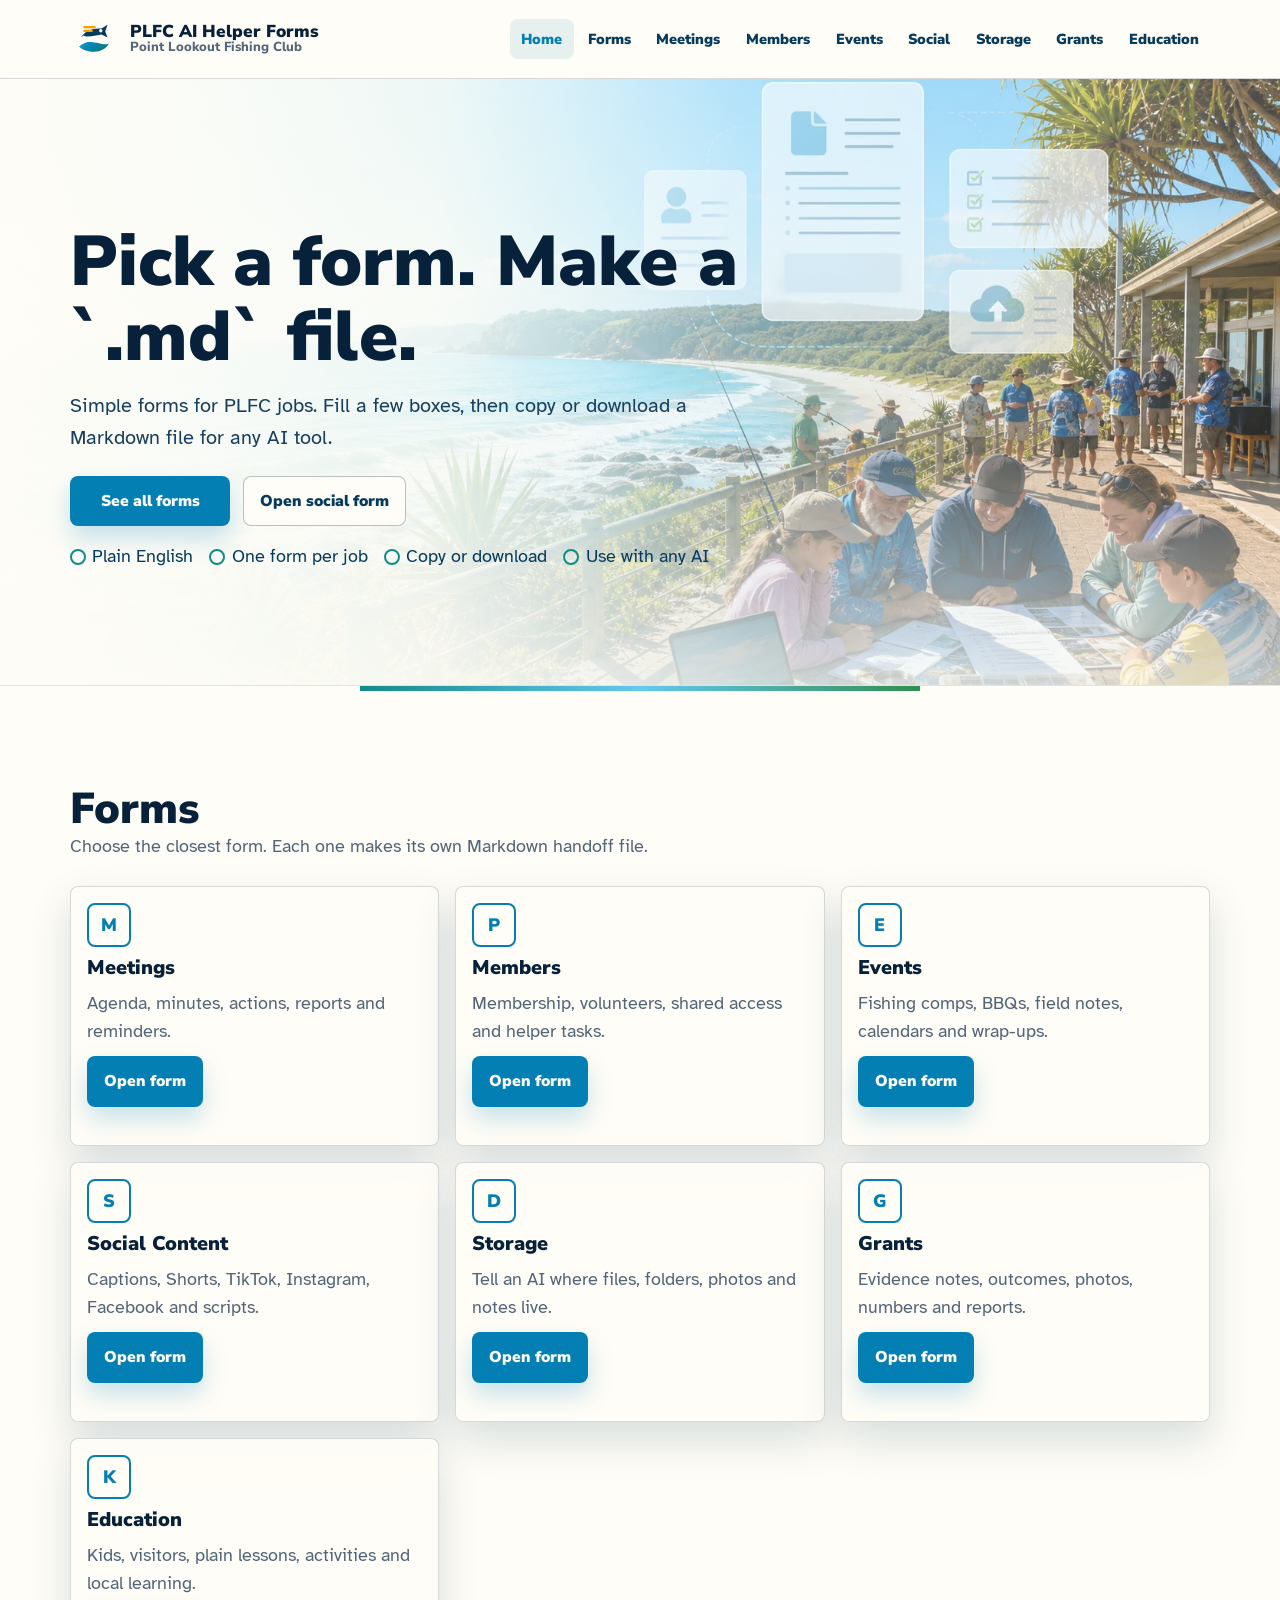
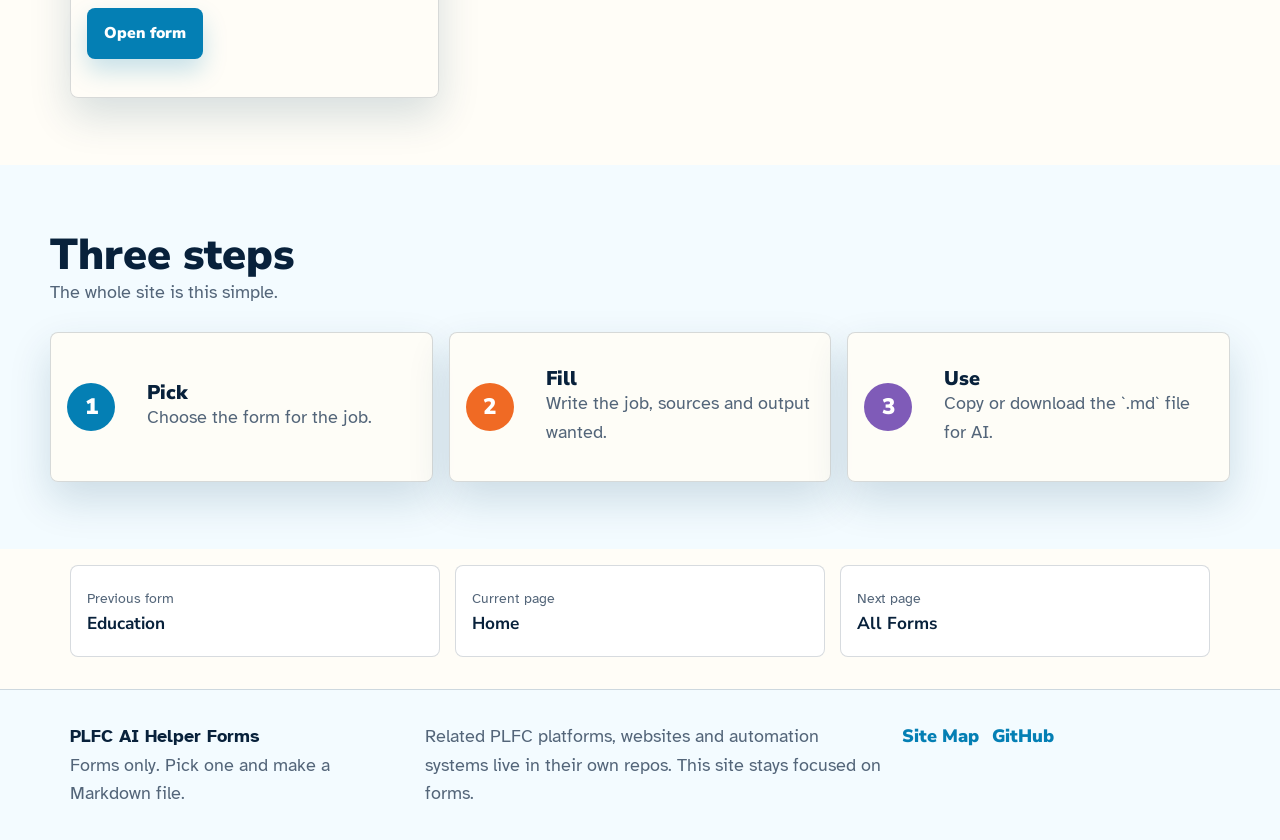
<file: index.html>
<!doctype html>
<html lang="en-AU">
  <head>
    <meta charset="utf-8">
    <meta name="viewport" content="width=device-width, initial-scale=1">
    <meta name="description" content="Simple PLFC forms that create AI-ready Markdown files.">
    <meta property="og:title" content="PLFC AI Helper Forms">
    <meta property="og:description" content="Pick a form. Fill a few boxes. Download a .md file.">
    <meta property="og:image" content="assets/hero-home.webp">
    <title>PLFC AI Helper Forms</title>
    <link rel="icon" type="image/svg+xml" href="assets/favicon.svg">
    <link rel="preconnect" href="https://fonts.googleapis.com">
    <link rel="preconnect" href="https://fonts.gstatic.com" crossorigin>
    <link href="https://fonts.googleapis.com/css2?family=Atkinson+Hyperlegible:wght@400;700&family=Nunito+Sans:wght@700;800;900&display=swap" rel="stylesheet">
    <link rel="stylesheet" href="styles.css">
  </head>
  <body>
    <a class="skip-link" href="#main">Skip to content</a>
    <header class="site-header">
      <nav class="nav" aria-label="Main navigation">
        <a class="brand-mark" href="index.html" aria-label="PLFC AI Helper Forms home">
          <img src="assets/favicon.svg" alt="" width="48" height="48">
          <span class="brand-text"><strong>PLFC AI Helper Forms</strong><span>Point Lookout Fishing Club</span></span>
        </a>
        <button class="nav-toggle" type="button" aria-expanded="false" aria-controls="nav-links">Menu</button>
        <div class="nav-links" id="nav-links">
          <a href="index.html" aria-current="page">Home</a>
          <a href="pages/forms.html">Forms</a>
          <a href="pages/forms/meetings.html">Meetings</a>
          <a href="pages/forms/memberships.html">Members</a>
          <a href="pages/forms/events.html">Events</a>
          <a href="pages/forms/social-content.html">Social</a>
          <a href="pages/forms/storage.html">Storage</a>
          <a href="pages/forms/grants.html">Grants</a>
          <a href="pages/forms/education.html">Education</a>
        </div>
      </nav>
    </header>

    <main id="main">
      <section class="hero" aria-labelledby="hero-title">
        <img class="hero-image" src="assets/hero-home.webp" alt="Daylight Point Lookout shoreline with simple AI helper forms" width="1792" height="1024">
        <div class="hero-tint"></div>
        <div class="hero-copy">
          <h1 id="hero-title">Pick a form. Make a `.md` file.</h1>
          <p class="hero-lede">Simple forms for PLFC jobs. Fill a few boxes, then copy or download a Markdown file for any AI tool.</p>
          <div class="hero-actions">
            <a class="button primary" href="pages/forms.html">See all forms</a>
            <a class="button secondary" href="pages/forms/social-content.html">Open social form</a>
          </div>
          <ul class="quick-points" aria-label="Quick benefits">
            <li>Plain English</li>
            <li>One form per job</li>
            <li>Copy or download</li>
            <li>Use with any AI</li>
          </ul>
        </div>
      </section>
      <div class="wave-divider" aria-hidden="true"></div>

      <section class="section" aria-labelledby="forms-title">
        <div class="section-heading">
          <h2 id="forms-title">Forms</h2>
          <p>Choose the closest form. Each one makes its own Markdown handoff file.</p>
        </div>
        <div class="form-link-grid">
          <a class="page-card form-card" href="pages/forms/meetings.html"><span class="card-icon">M</span><h3>Meetings</h3><p>Agenda, minutes, actions, reports and reminders.</p><span class="button primary">Open form</span></a>
          <a class="page-card form-card" href="pages/forms/memberships.html"><span class="card-icon">P</span><h3>Members</h3><p>Membership, volunteers, shared access and helper tasks.</p><span class="button primary">Open form</span></a>
          <a class="page-card form-card" href="pages/forms/events.html"><span class="card-icon">E</span><h3>Events</h3><p>Fishing comps, BBQs, field notes, calendars and wrap-ups.</p><span class="button primary">Open form</span></a>
          <a class="page-card form-card" href="pages/forms/social-content.html"><span class="card-icon">S</span><h3>Social Content</h3><p>Captions, Shorts, TikTok, Instagram, Facebook and scripts.</p><span class="button primary">Open form</span></a>
          <a class="page-card form-card" href="pages/forms/storage.html"><span class="card-icon">D</span><h3>Storage</h3><p>Tell an AI where files, folders, photos and notes live.</p><span class="button primary">Open form</span></a>
          <a class="page-card form-card" href="pages/forms/grants.html"><span class="card-icon">G</span><h3>Grants</h3><p>Evidence notes, outcomes, photos, numbers and reports.</p><span class="button primary">Open form</span></a>
          <a class="page-card form-card" href="pages/forms/education.html"><span class="card-icon">K</span><h3>Education</h3><p>Kids, visitors, plain lessons, activities and local learning.</p><span class="button primary">Open form</span></a>
        </div>
      </section>

      <section class="section tint" aria-labelledby="steps-title">
        <div class="section-heading">
          <h2 id="steps-title">Three steps</h2>
          <p>The whole site is this simple.</p>
        </div>
        <div class="step-grid">
          <article class="step-card"><span class="step-number">1</span><div><h3>Pick</h3><p>Choose the form for the job.</p></div></article>
          <article class="step-card"><span class="step-number">2</span><div><h3>Fill</h3><p>Write the job, sources and output wanted.</p></div></article>
          <article class="step-card"><span class="step-number">3</span><div><h3>Use</h3><p>Copy or download the `.md` file for AI.</p></div></article>
        </div>
      </section>

      <nav class="page-trail" aria-label="Page navigation">
        <a href="pages/forms/education.html"><span>Previous form</span><strong>Education</strong></a>
        <a href="index.html" aria-current="page"><span>Current page</span><strong>Home</strong></a>
        <a href="pages/forms.html"><span>Next page</span><strong>All Forms</strong></a>
      </nav>
    </main>

    <footer class="site-footer">
      <div class="footer-inner">
        <div><strong>PLFC AI Helper Forms</strong><p>Forms only. Pick one and make a Markdown file.</p></div>
        <p>Related PLFC platforms, websites and automation systems live in their own repos. This site stays focused on forms.</p>
        <div class="footer-links">
          <a href="pages/site-map.html">Site Map</a>
          <a href="https://github.com/auraofintelligence/plfc-ai-agent-md-forms" target="_blank" rel="noopener noreferrer">GitHub</a>
        </div>
      </div>
    </footer>
    <button class="to-top" type="button" data-to-top>Back to top</button>
    <script src="script.js"></script>
  </body>
</html>
</file>
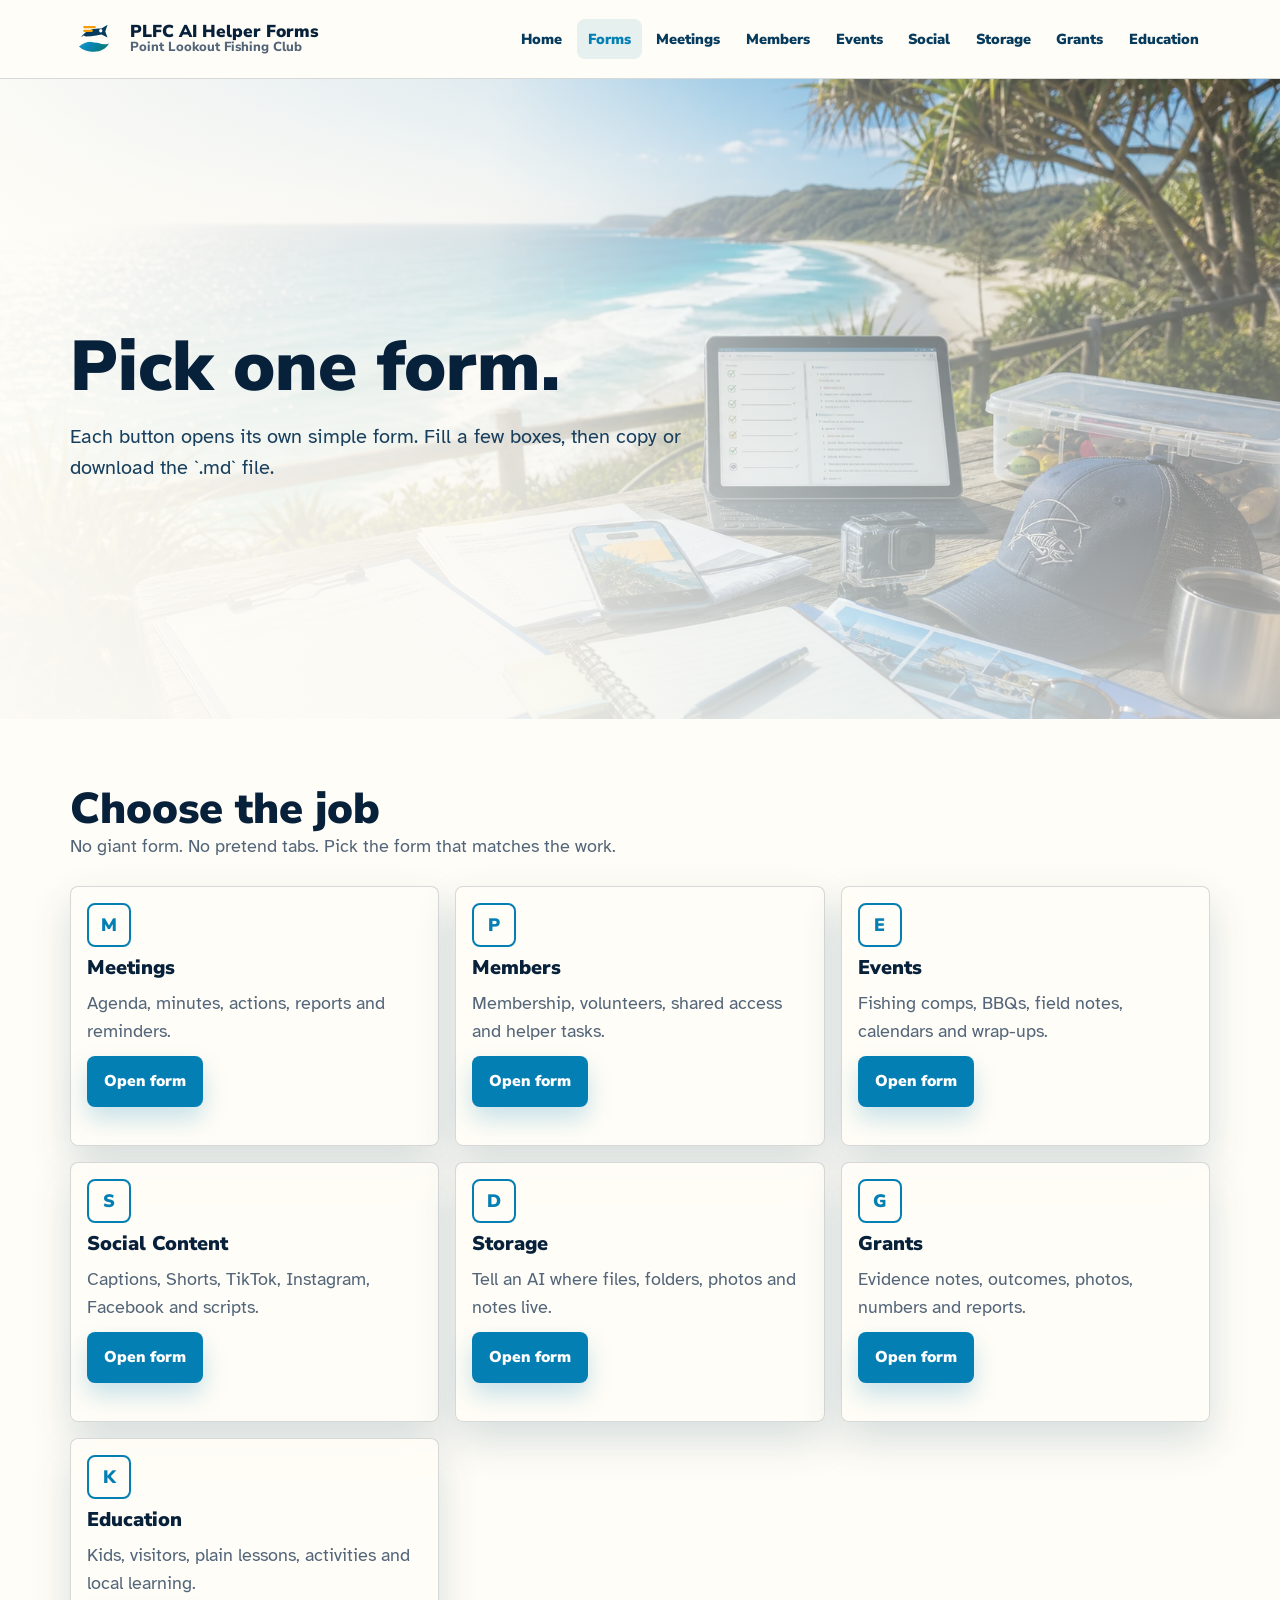
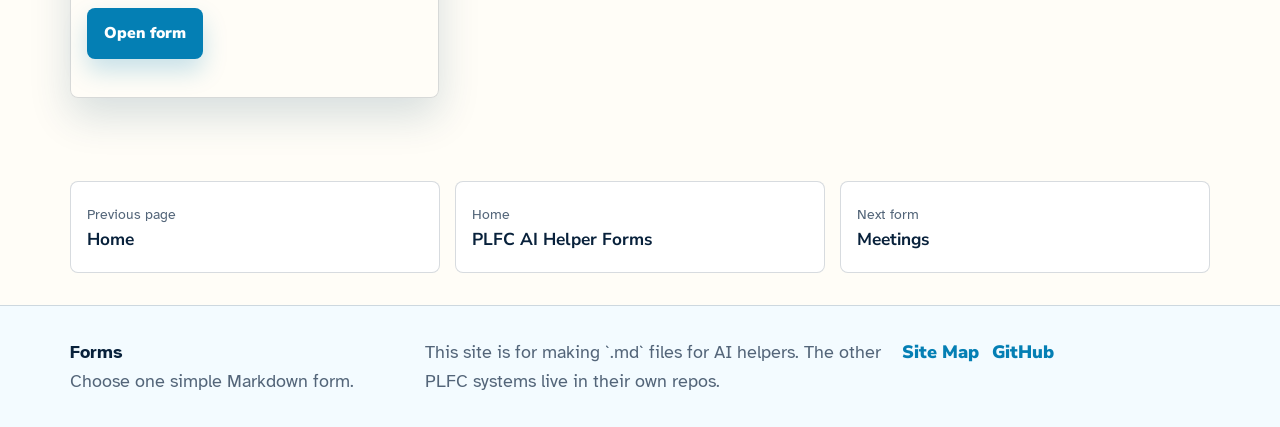
<file: pages/forms.html>
<!doctype html>
<html lang="en-AU">
  <head>
    <meta charset="utf-8">
    <meta name="viewport" content="width=device-width, initial-scale=1">
    <meta name="description" content="Choose a simple PLFC form and download an AI-ready Markdown file.">
    <title>Forms | PLFC AI Helper Forms</title>
    <link rel="icon" type="image/svg+xml" href="../assets/favicon.svg">
    <link rel="preconnect" href="https://fonts.googleapis.com">
    <link rel="preconnect" href="https://fonts.gstatic.com" crossorigin>
    <link href="https://fonts.googleapis.com/css2?family=Atkinson+Hyperlegible:wght@400;700&family=Nunito+Sans:wght@700;800;900&display=swap" rel="stylesheet">
    <link rel="stylesheet" href="../styles.css">
  </head>
  <body>
    <a class="skip-link" href="#main">Skip to content</a>
    <header class="site-header">
      <nav class="nav" aria-label="Main navigation">
        <a class="brand-mark" href="../index.html"><img src="../assets/favicon.svg" alt="" width="48" height="48"><span class="brand-text"><strong>PLFC AI Helper Forms</strong><span>Point Lookout Fishing Club</span></span></a>
        <button class="nav-toggle" type="button" aria-expanded="false" aria-controls="nav-links">Menu</button>
        <div class="nav-links" id="nav-links">
          <a href="../index.html">Home</a>
          <a href="forms.html" aria-current="page">Forms</a>
          <a href="forms/meetings.html">Meetings</a>
          <a href="forms/memberships.html">Members</a>
          <a href="forms/events.html">Events</a>
          <a href="forms/social-content.html">Social</a>
          <a href="forms/storage.html">Storage</a>
          <a href="forms/grants.html">Grants</a>
          <a href="forms/education.html">Education</a>
        </div>
      </nav>
    </header>

    <main id="main">
      <section class="page-hero" aria-labelledby="forms-title">
        <img class="hero-image" src="../assets/hero-forms.webp" alt="Simple forms, notes and club content tools on a sunny coastal table" width="1792" height="1024">
        <div class="hero-tint"></div>
        <div class="hero-copy">
          <h1 id="forms-title">Pick one form.</h1>
          <p class="hero-lede">Each button opens its own simple form. Fill a few boxes, then copy or download the `.md` file.</p>
        </div>
      </section>

      <section class="section" aria-labelledby="choose-title">
        <div class="section-heading">
          <h2 id="choose-title">Choose the job</h2>
          <p>No giant form. No pretend tabs. Pick the form that matches the work.</p>
        </div>
        <div class="form-link-grid">
          <a class="page-card form-card" href="forms/meetings.html"><span class="card-icon">M</span><h3>Meetings</h3><p>Agenda, minutes, actions, reports and reminders.</p><span class="button primary">Open form</span></a>
          <a class="page-card form-card" href="forms/memberships.html"><span class="card-icon">P</span><h3>Members</h3><p>Membership, volunteers, shared access and helper tasks.</p><span class="button primary">Open form</span></a>
          <a class="page-card form-card" href="forms/events.html"><span class="card-icon">E</span><h3>Events</h3><p>Fishing comps, BBQs, field notes, calendars and wrap-ups.</p><span class="button primary">Open form</span></a>
          <a class="page-card form-card" href="forms/social-content.html"><span class="card-icon">S</span><h3>Social Content</h3><p>Captions, Shorts, TikTok, Instagram, Facebook and scripts.</p><span class="button primary">Open form</span></a>
          <a class="page-card form-card" href="forms/storage.html"><span class="card-icon">D</span><h3>Storage</h3><p>Tell an AI where files, folders, photos and notes live.</p><span class="button primary">Open form</span></a>
          <a class="page-card form-card" href="forms/grants.html"><span class="card-icon">G</span><h3>Grants</h3><p>Evidence notes, outcomes, photos, numbers and reports.</p><span class="button primary">Open form</span></a>
          <a class="page-card form-card" href="forms/education.html"><span class="card-icon">K</span><h3>Education</h3><p>Kids, visitors, plain lessons, activities and local learning.</p><span class="button primary">Open form</span></a>
        </div>
      </section>

      <nav class="page-trail" aria-label="Page navigation">
        <a href="../index.html"><span>Previous page</span><strong>Home</strong></a>
        <a href="../index.html"><span>Home</span><strong>PLFC AI Helper Forms</strong></a>
        <a href="forms/meetings.html"><span>Next form</span><strong>Meetings</strong></a>
      </nav>
    </main>

    <footer class="site-footer">
      <div class="footer-inner">
        <div><strong>Forms</strong><p>Choose one simple Markdown form.</p></div>
        <p>This site is for making `.md` files for AI helpers. The other PLFC systems live in their own repos.</p>
        <div class="footer-links"><a href="site-map.html">Site Map</a><a href="https://github.com/auraofintelligence/plfc-ai-agent-md-forms" target="_blank" rel="noopener noreferrer">GitHub</a></div>
      </div>
    </footer>
    <button class="to-top" type="button" data-to-top>Back to top</button>
    <script src="../script.js"></script>
  </body>
</html>
</file>
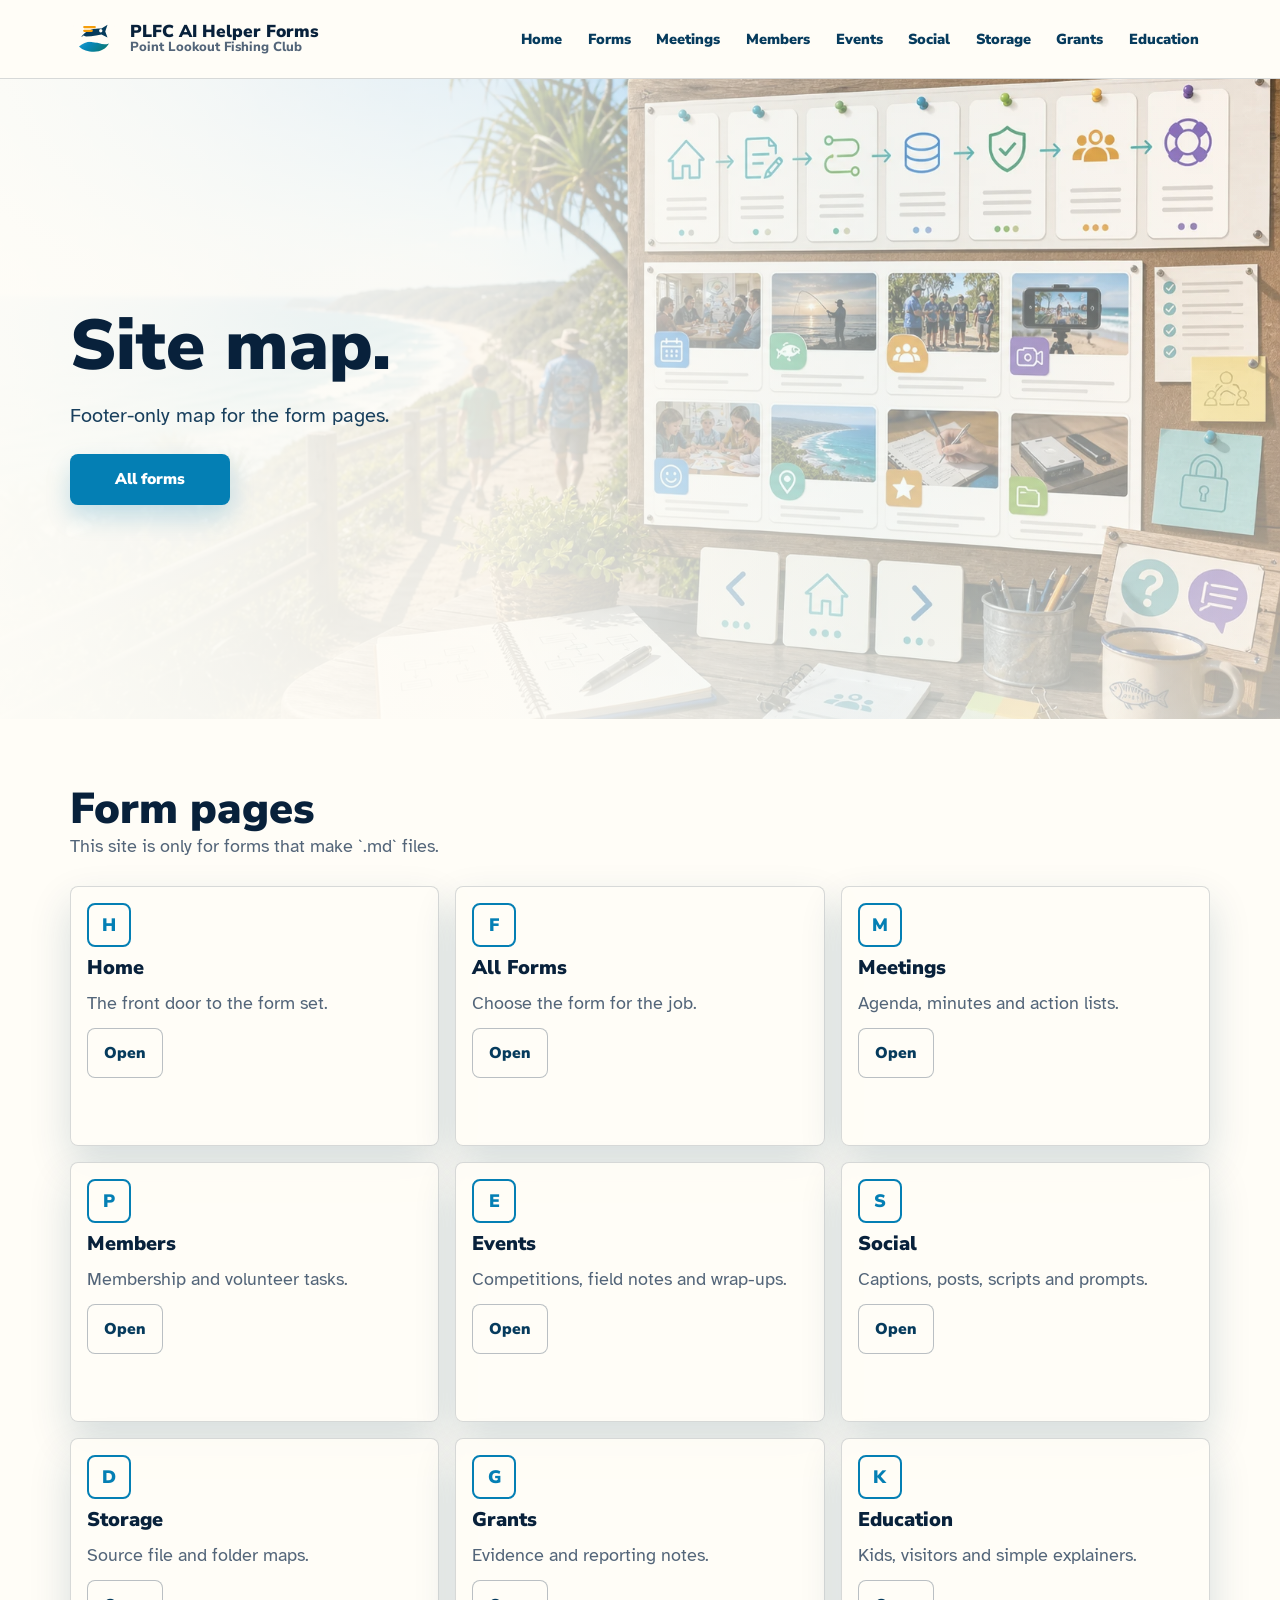
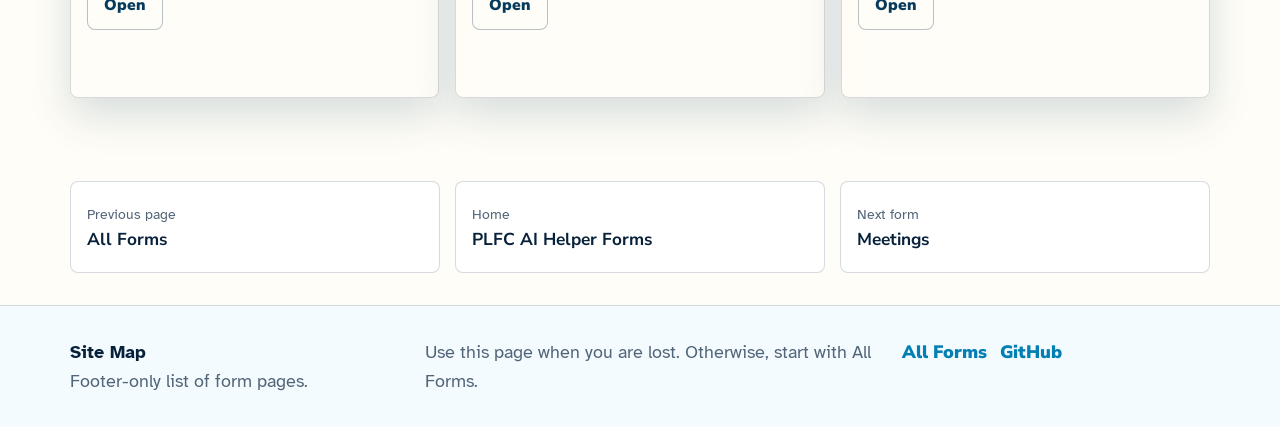
<file: pages/site-map.html>
<!doctype html>
<html lang="en-AU">
  <head>
    <meta charset="utf-8">
    <meta name="viewport" content="width=device-width, initial-scale=1">
    <meta name="description" content="Footer-only site map for the PLFC AI Helper Forms website.">
    <title>Site Map | PLFC AI Helper Forms</title>
    <link rel="icon" type="image/svg+xml" href="../assets/favicon.svg">
    <link rel="preconnect" href="https://fonts.googleapis.com">
    <link rel="preconnect" href="https://fonts.gstatic.com" crossorigin>
    <link href="https://fonts.googleapis.com/css2?family=Atkinson+Hyperlegible:wght@400;700&family=Nunito+Sans:wght@700;800;900&display=swap" rel="stylesheet">
    <link rel="stylesheet" href="../styles.css">
  </head>
  <body>
    <a class="skip-link" href="#main">Skip to content</a>
    <header class="site-header">
      <nav class="nav" aria-label="Main navigation">
        <a class="brand-mark" href="../index.html"><img src="../assets/favicon.svg" alt="" width="48" height="48"><span class="brand-text"><strong>PLFC AI Helper Forms</strong><span>Point Lookout Fishing Club</span></span></a>
        <button class="nav-toggle" type="button" aria-expanded="false" aria-controls="nav-links">Menu</button>
        <div class="nav-links" id="nav-links">
          <a href="../index.html">Home</a>
          <a href="forms.html">Forms</a>
          <a href="forms/meetings.html">Meetings</a>
          <a href="forms/memberships.html">Members</a>
          <a href="forms/events.html">Events</a>
          <a href="forms/social-content.html">Social</a>
          <a href="forms/storage.html">Storage</a>
          <a href="forms/grants.html">Grants</a>
          <a href="forms/education.html">Education</a>
        </div>
      </nav>
    </header>

    <main id="main">
      <section class="page-hero" aria-labelledby="sitemap-title">
        <img class="hero-image" src="../assets/hero-sitemap.webp" alt="Daylight coastal form map and simple cards" width="1792" height="1024">
        <div class="hero-tint"></div>
        <div class="hero-copy">
          <h1 id="sitemap-title">Site map.</h1>
          <p class="hero-lede">Footer-only map for the form pages.</p>
          <div class="hero-actions"><a class="button primary" href="forms.html">All forms</a></div>
        </div>
      </section>

      <section class="section" aria-labelledby="pages-title">
        <div class="section-heading">
          <h2 id="pages-title">Form pages</h2>
          <p>This site is only for forms that make `.md` files.</p>
        </div>
        <div class="form-link-grid">
          <a class="page-card form-card" href="../index.html"><span class="card-icon">H</span><h3>Home</h3><p>The front door to the form set.</p><span class="button secondary">Open</span></a>
          <a class="page-card form-card" href="forms.html"><span class="card-icon">F</span><h3>All Forms</h3><p>Choose the form for the job.</p><span class="button secondary">Open</span></a>
          <a class="page-card form-card" href="forms/meetings.html"><span class="card-icon">M</span><h3>Meetings</h3><p>Agenda, minutes and action lists.</p><span class="button secondary">Open</span></a>
          <a class="page-card form-card" href="forms/memberships.html"><span class="card-icon">P</span><h3>Members</h3><p>Membership and volunteer tasks.</p><span class="button secondary">Open</span></a>
          <a class="page-card form-card" href="forms/events.html"><span class="card-icon">E</span><h3>Events</h3><p>Competitions, field notes and wrap-ups.</p><span class="button secondary">Open</span></a>
          <a class="page-card form-card" href="forms/social-content.html"><span class="card-icon">S</span><h3>Social</h3><p>Captions, posts, scripts and prompts.</p><span class="button secondary">Open</span></a>
          <a class="page-card form-card" href="forms/storage.html"><span class="card-icon">D</span><h3>Storage</h3><p>Source file and folder maps.</p><span class="button secondary">Open</span></a>
          <a class="page-card form-card" href="forms/grants.html"><span class="card-icon">G</span><h3>Grants</h3><p>Evidence and reporting notes.</p><span class="button secondary">Open</span></a>
          <a class="page-card form-card" href="forms/education.html"><span class="card-icon">K</span><h3>Education</h3><p>Kids, visitors and simple explainers.</p><span class="button secondary">Open</span></a>
        </div>
      </section>

      <nav class="page-trail" aria-label="Page navigation">
        <a href="forms.html"><span>Previous page</span><strong>All Forms</strong></a>
        <a href="../index.html"><span>Home</span><strong>PLFC AI Helper Forms</strong></a>
        <a href="forms/meetings.html"><span>Next form</span><strong>Meetings</strong></a>
      </nav>
    </main>

    <footer class="site-footer">
      <div class="footer-inner">
        <div><strong>Site Map</strong><p>Footer-only list of form pages.</p></div>
        <p>Use this page when you are lost. Otherwise, start with All Forms.</p>
        <div class="footer-links"><a href="forms.html">All Forms</a><a href="https://github.com/auraofintelligence/plfc-ai-agent-md-forms" target="_blank" rel="noopener noreferrer">GitHub</a></div>
      </div>
    </footer>
    <button class="to-top" type="button" data-to-top>Back to top</button>
    <script src="../script.js"></script>
  </body>
</html>
</file>
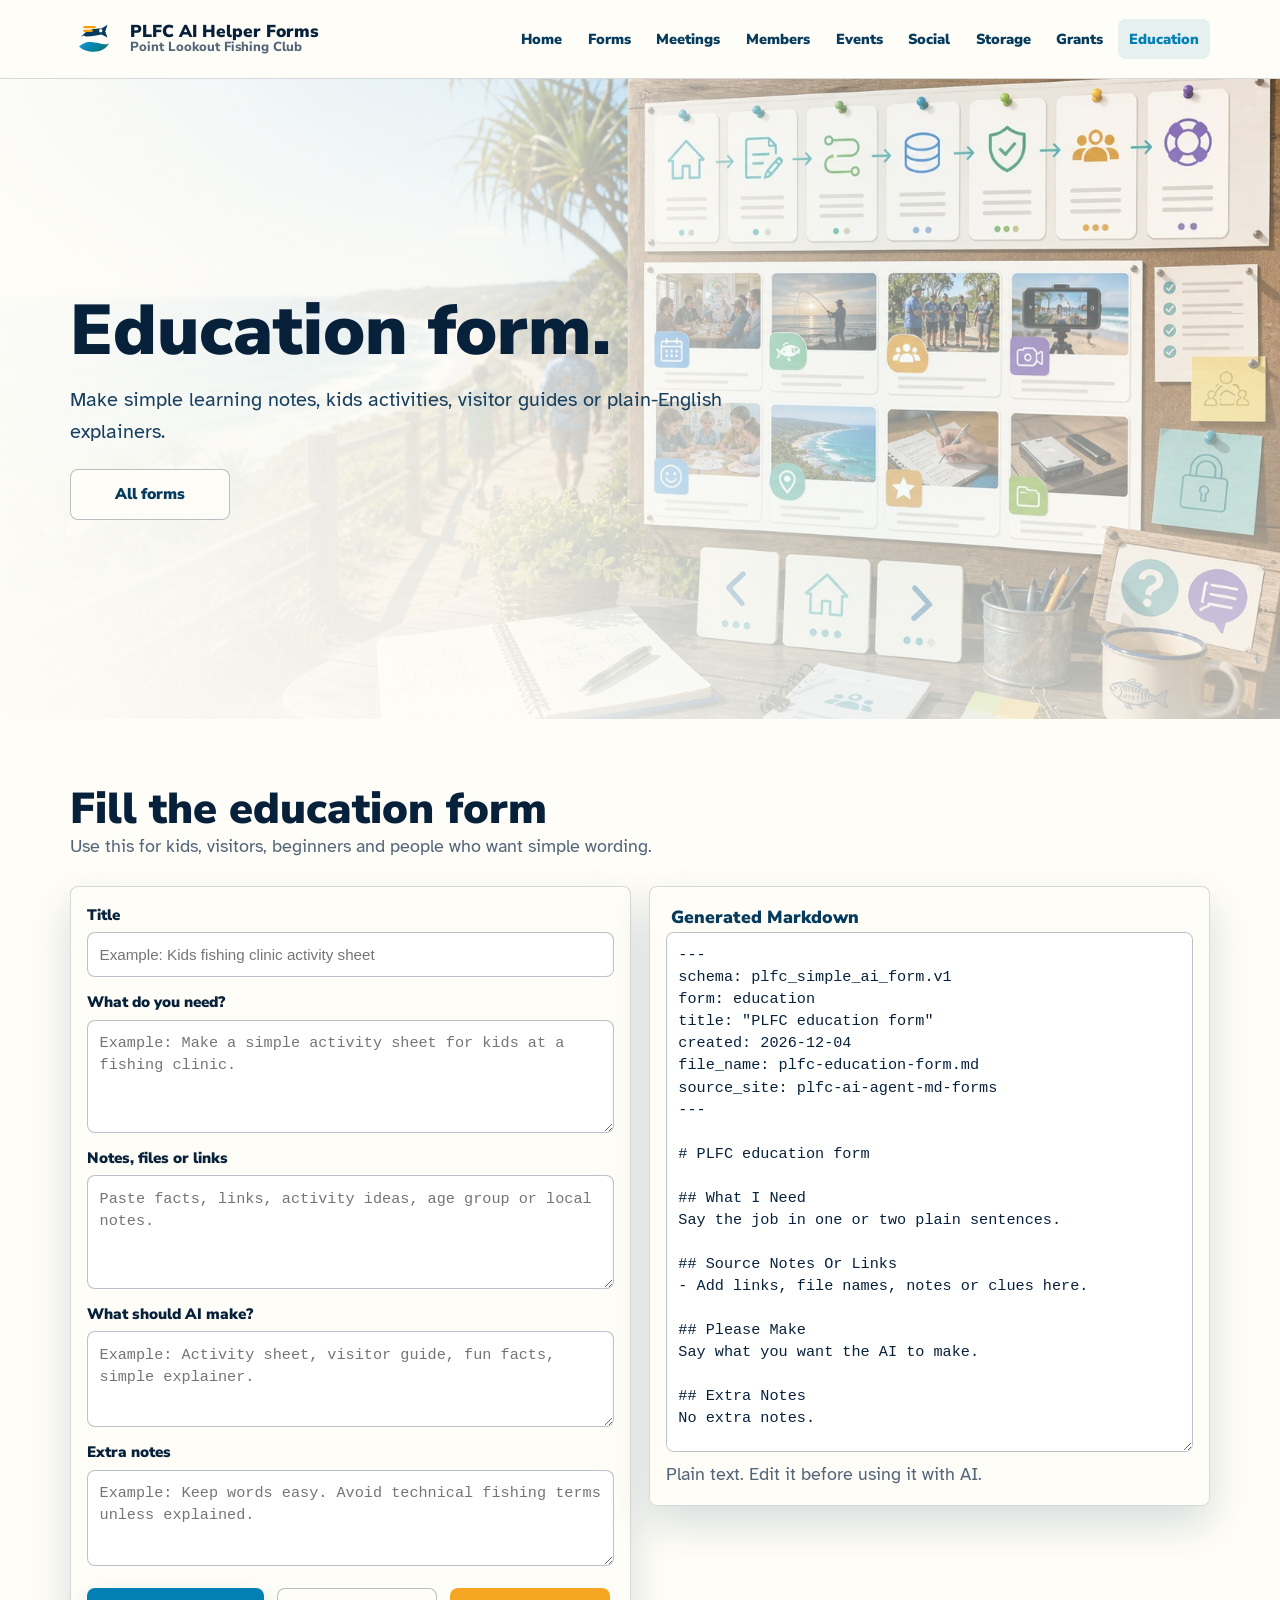
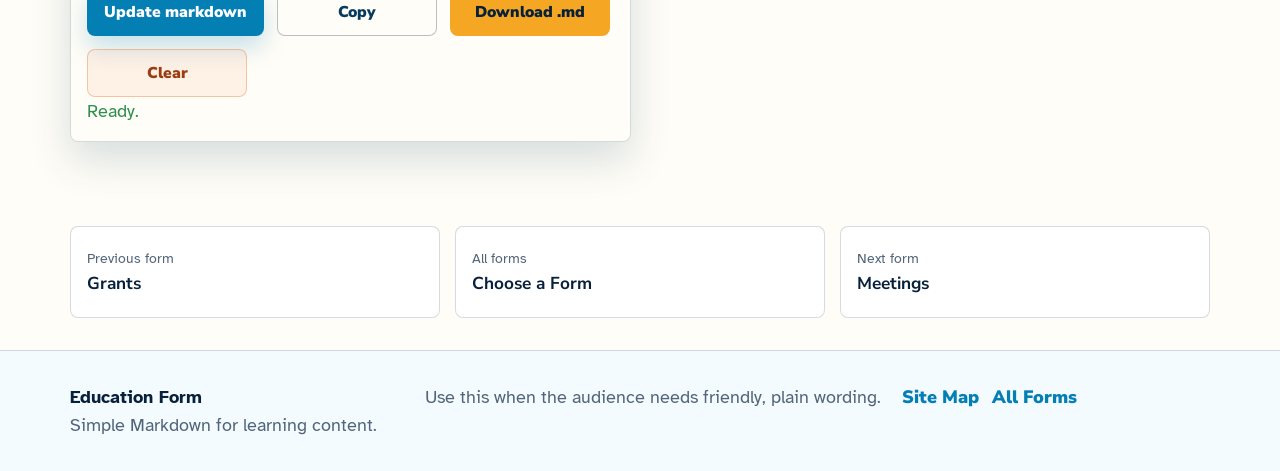
<file: pages/forms/education.html>
<!doctype html>
<html lang="en-AU">
  <head><meta charset="utf-8"><meta name="viewport" content="width=device-width, initial-scale=1"><title>Education Form | PLFC AI Helper Forms</title><link rel="icon" type="image/svg+xml" href="../../assets/favicon.svg"><link rel="stylesheet" href="../../styles.css"></head>
  <body>
    <a class="skip-link" href="#main">Skip to content</a>
    <header class="site-header"><nav class="nav" aria-label="Main navigation"><a class="brand-mark" href="../../index.html"><img src="../../assets/favicon.svg" alt="" width="48" height="48"><span class="brand-text"><strong>PLFC AI Helper Forms</strong><span>Point Lookout Fishing Club</span></span></a><button class="nav-toggle" type="button" aria-expanded="false" aria-controls="nav-links">Menu</button><div class="nav-links" id="nav-links"><a href="../../index.html">Home</a><a href="../forms.html">Forms</a><a href="meetings.html">Meetings</a><a href="memberships.html">Members</a><a href="events.html">Events</a><a href="social-content.html">Social</a><a href="storage.html">Storage</a><a href="grants.html">Grants</a><a href="education.html" aria-current="page">Education</a></div></nav></header>
    <main id="main">
      <section class="page-hero" aria-labelledby="page-title"><img class="hero-image" src="../../assets/hero-sitemap.webp" alt="Daylight activity cards and learning notes beside the sea" width="1792" height="1024"><div class="hero-tint"></div><div class="hero-copy"><h1 id="page-title">Education form.</h1><p class="hero-lede">Make simple learning notes, kids activities, visitor guides or plain-English explainers.</p><div class="hero-actions"><a class="button secondary" href="../forms.html">All forms</a></div></div></section>
      <section class="section" id="form" aria-labelledby="form-title"><div class="section-heading"><h2 id="form-title">Fill the education form</h2><p>Use this for kids, visitors, beginners and people who want simple wording.</p></div><div class="builder-layout simple-builder">
        <form class="builder-form" data-md-form data-form-kind="education" data-form-label="PLFC education form" data-file-prefix="plfc-education-form" data-ai-instruction="Use plain Australian English. Make the explanation simple, friendly and easy for kids, elders and visitors to follow.">
          <label>Title<input name="title" placeholder="Example: Kids fishing clinic activity sheet"></label>
          <label>What do you need?<textarea name="need" rows="4" placeholder="Example: Make a simple activity sheet for kids at a fishing clinic."></textarea></label>
          <label>Notes, files or links<textarea name="sources" rows="4" placeholder="Paste facts, links, activity ideas, age group or local notes."></textarea></label>
          <label>What should AI make?<textarea name="make" rows="3" placeholder="Example: Activity sheet, visitor guide, fun facts, simple explainer."></textarea></label>
          <label>Extra notes<textarea name="notes" rows="3" placeholder="Example: Keep words easy. Avoid technical fishing terms unless explained."></textarea></label>
          <div class="builder-actions"><button class="button primary" type="submit">Update markdown</button><button class="button secondary" type="button" data-copy-md>Copy</button><button class="button gold" type="button" data-download-md>Download .md</button><button class="button danger" type="button" data-clear-md>Clear</button></div><p class="status" data-builder-status aria-live="polite">Ready.</p>
        </form>
        <aside class="output-panel"><label for="markdown-output">Generated Markdown</label><textarea id="markdown-output" class="markdown-output" data-md-output spellcheck="false" readonly></textarea><p class="form-note">Plain text. Edit it before using it with AI.</p></aside>
      </div></section>
      <nav class="page-trail" aria-label="Page navigation"><a href="grants.html"><span>Previous form</span><strong>Grants</strong></a><a href="../forms.html"><span>All forms</span><strong>Choose a Form</strong></a><a href="meetings.html"><span>Next form</span><strong>Meetings</strong></a></nav>
    </main>
    <footer class="site-footer"><div class="footer-inner"><div><strong>Education Form</strong><p>Simple Markdown for learning content.</p></div><p>Use this when the audience needs friendly, plain wording.</p><div class="footer-links"><a href="../site-map.html">Site Map</a><a href="../forms.html">All Forms</a></div></div></footer><button class="to-top" type="button" data-to-top>Back to top</button><script src="../../script.js"></script>
  </body>
</html>
</file>
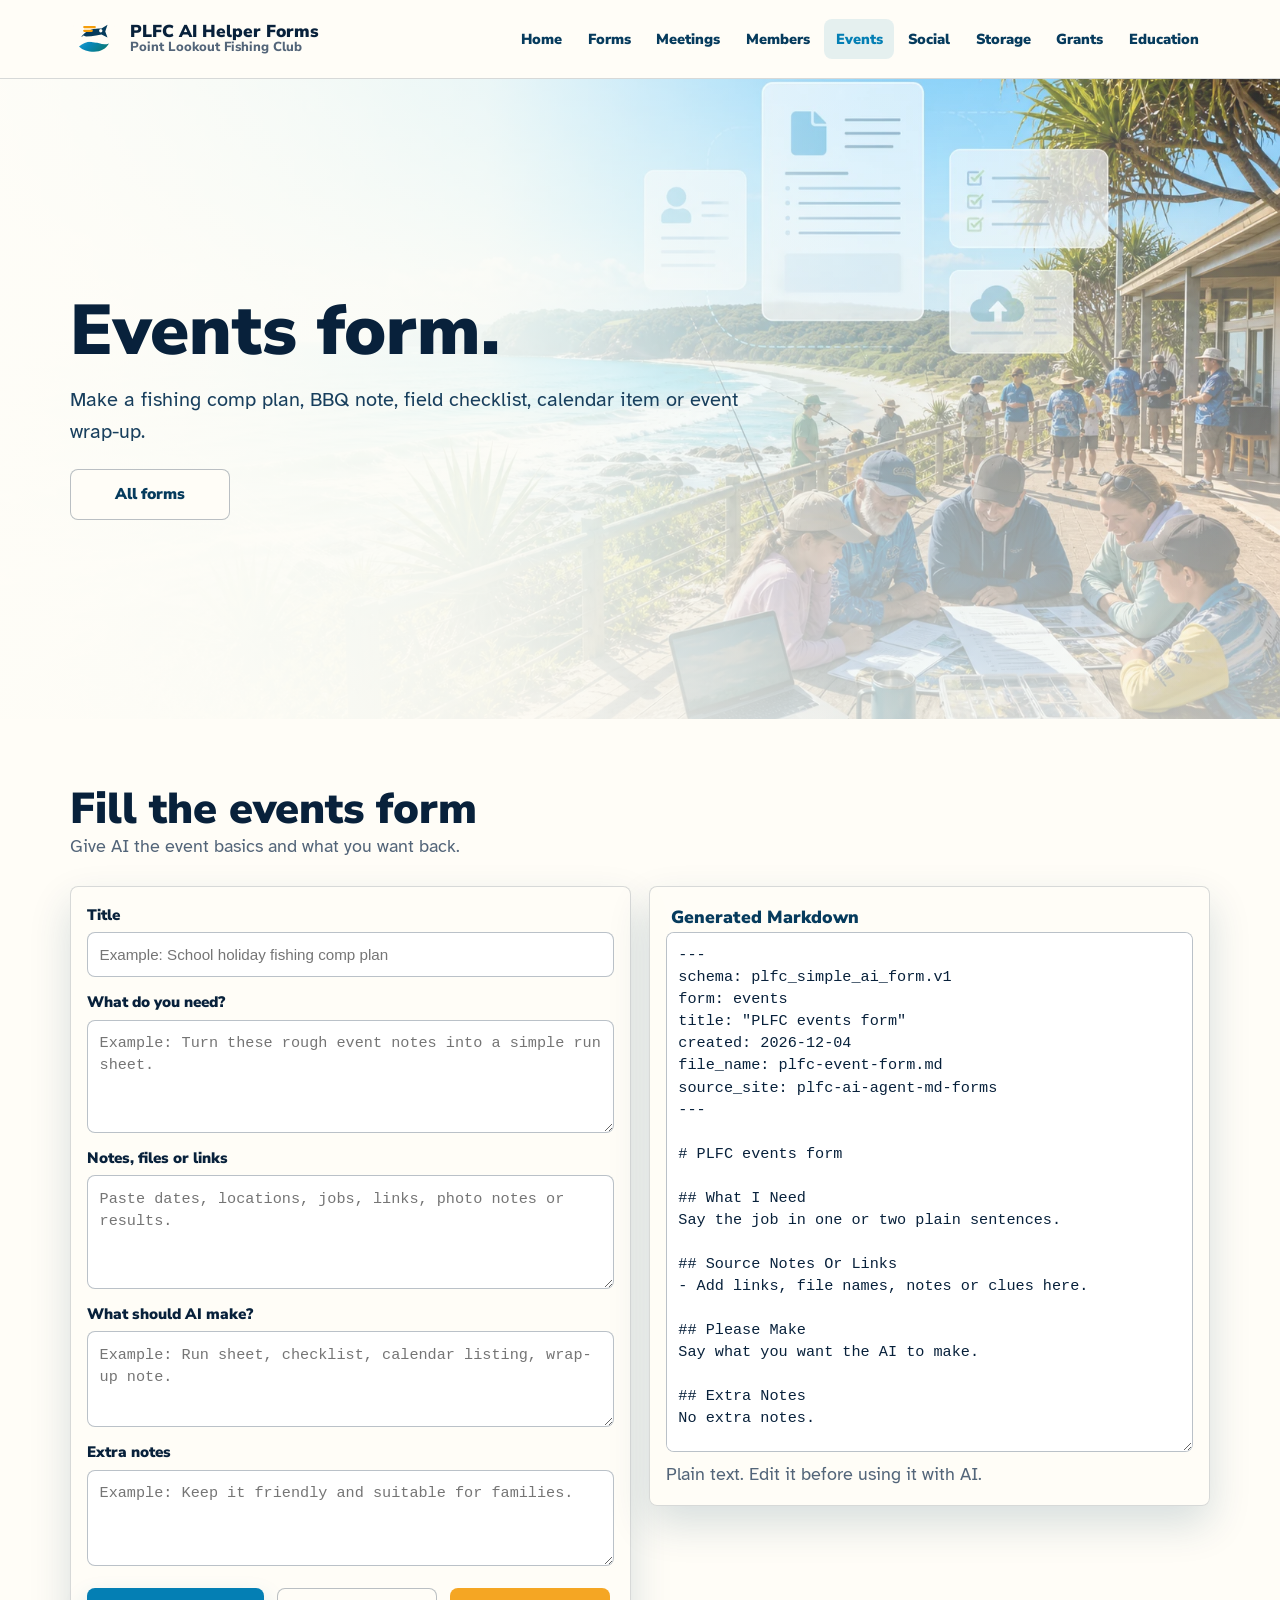
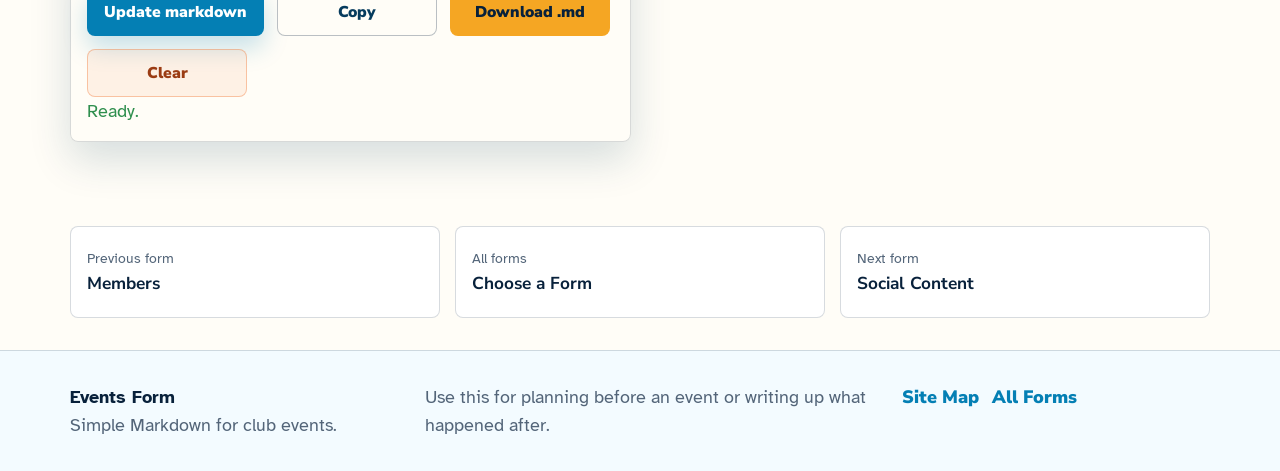
<file: pages/forms/events.html>
<!doctype html>
<html lang="en-AU">
  <head><meta charset="utf-8"><meta name="viewport" content="width=device-width, initial-scale=1"><title>Events Form | PLFC AI Helper Forms</title><link rel="icon" type="image/svg+xml" href="../../assets/favicon.svg"><link rel="stylesheet" href="../../styles.css"></head>
  <body>
    <a class="skip-link" href="#main">Skip to content</a>
    <header class="site-header"><nav class="nav" aria-label="Main navigation"><a class="brand-mark" href="../../index.html"><img src="../../assets/favicon.svg" alt="" width="48" height="48"><span class="brand-text"><strong>PLFC AI Helper Forms</strong><span>Point Lookout Fishing Club</span></span></a><button class="nav-toggle" type="button" aria-expanded="false" aria-controls="nav-links">Menu</button><div class="nav-links" id="nav-links"><a href="../../index.html">Home</a><a href="../forms.html">Forms</a><a href="meetings.html">Meetings</a><a href="memberships.html">Members</a><a href="events.html" aria-current="page">Events</a><a href="social-content.html">Social</a><a href="storage.html">Storage</a><a href="grants.html">Grants</a><a href="education.html">Education</a></div></nav></header>
    <main id="main">
      <section class="page-hero" aria-labelledby="page-title"><img class="hero-image" src="../../assets/hero-home.webp" alt="Fishing club event planning by the shoreline" width="1792" height="1024"><div class="hero-tint"></div><div class="hero-copy"><h1 id="page-title">Events form.</h1><p class="hero-lede">Make a fishing comp plan, BBQ note, field checklist, calendar item or event wrap-up.</p><div class="hero-actions"><a class="button secondary" href="../forms.html">All forms</a></div></div></section>
      <section class="section" id="form" aria-labelledby="form-title"><div class="section-heading"><h2 id="form-title">Fill the events form</h2><p>Give AI the event basics and what you want back.</p></div><div class="builder-layout simple-builder">
        <form class="builder-form" data-md-form data-form-kind="events" data-form-label="PLFC events form" data-file-prefix="plfc-event-form" data-ai-instruction="Use plain Australian English. Make the event information clear, practical and easy for volunteers to use.">
          <label>Title<input name="title" placeholder="Example: School holiday fishing comp plan"></label>
          <label>What do you need?<textarea name="need" rows="4" placeholder="Example: Turn these rough event notes into a simple run sheet."></textarea></label>
          <label>Notes, files or links<textarea name="sources" rows="4" placeholder="Paste dates, locations, jobs, links, photo notes or results."></textarea></label>
          <label>What should AI make?<textarea name="make" rows="3" placeholder="Example: Run sheet, checklist, calendar listing, wrap-up note."></textarea></label>
          <label>Extra notes<textarea name="notes" rows="3" placeholder="Example: Keep it friendly and suitable for families."></textarea></label>
          <div class="builder-actions"><button class="button primary" type="submit">Update markdown</button><button class="button secondary" type="button" data-copy-md>Copy</button><button class="button gold" type="button" data-download-md>Download .md</button><button class="button danger" type="button" data-clear-md>Clear</button></div><p class="status" data-builder-status aria-live="polite">Ready.</p>
        </form>
        <aside class="output-panel"><label for="markdown-output">Generated Markdown</label><textarea id="markdown-output" class="markdown-output" data-md-output spellcheck="false" readonly></textarea><p class="form-note">Plain text. Edit it before using it with AI.</p></aside>
      </div></section>
      <nav class="page-trail" aria-label="Page navigation"><a href="memberships.html"><span>Previous form</span><strong>Members</strong></a><a href="../forms.html"><span>All forms</span><strong>Choose a Form</strong></a><a href="social-content.html"><span>Next form</span><strong>Social Content</strong></a></nav>
    </main>
    <footer class="site-footer"><div class="footer-inner"><div><strong>Events Form</strong><p>Simple Markdown for club events.</p></div><p>Use this for planning before an event or writing up what happened after.</p><div class="footer-links"><a href="../site-map.html">Site Map</a><a href="../forms.html">All Forms</a></div></div></footer><button class="to-top" type="button" data-to-top>Back to top</button><script src="../../script.js"></script>
  </body>
</html>
</file>
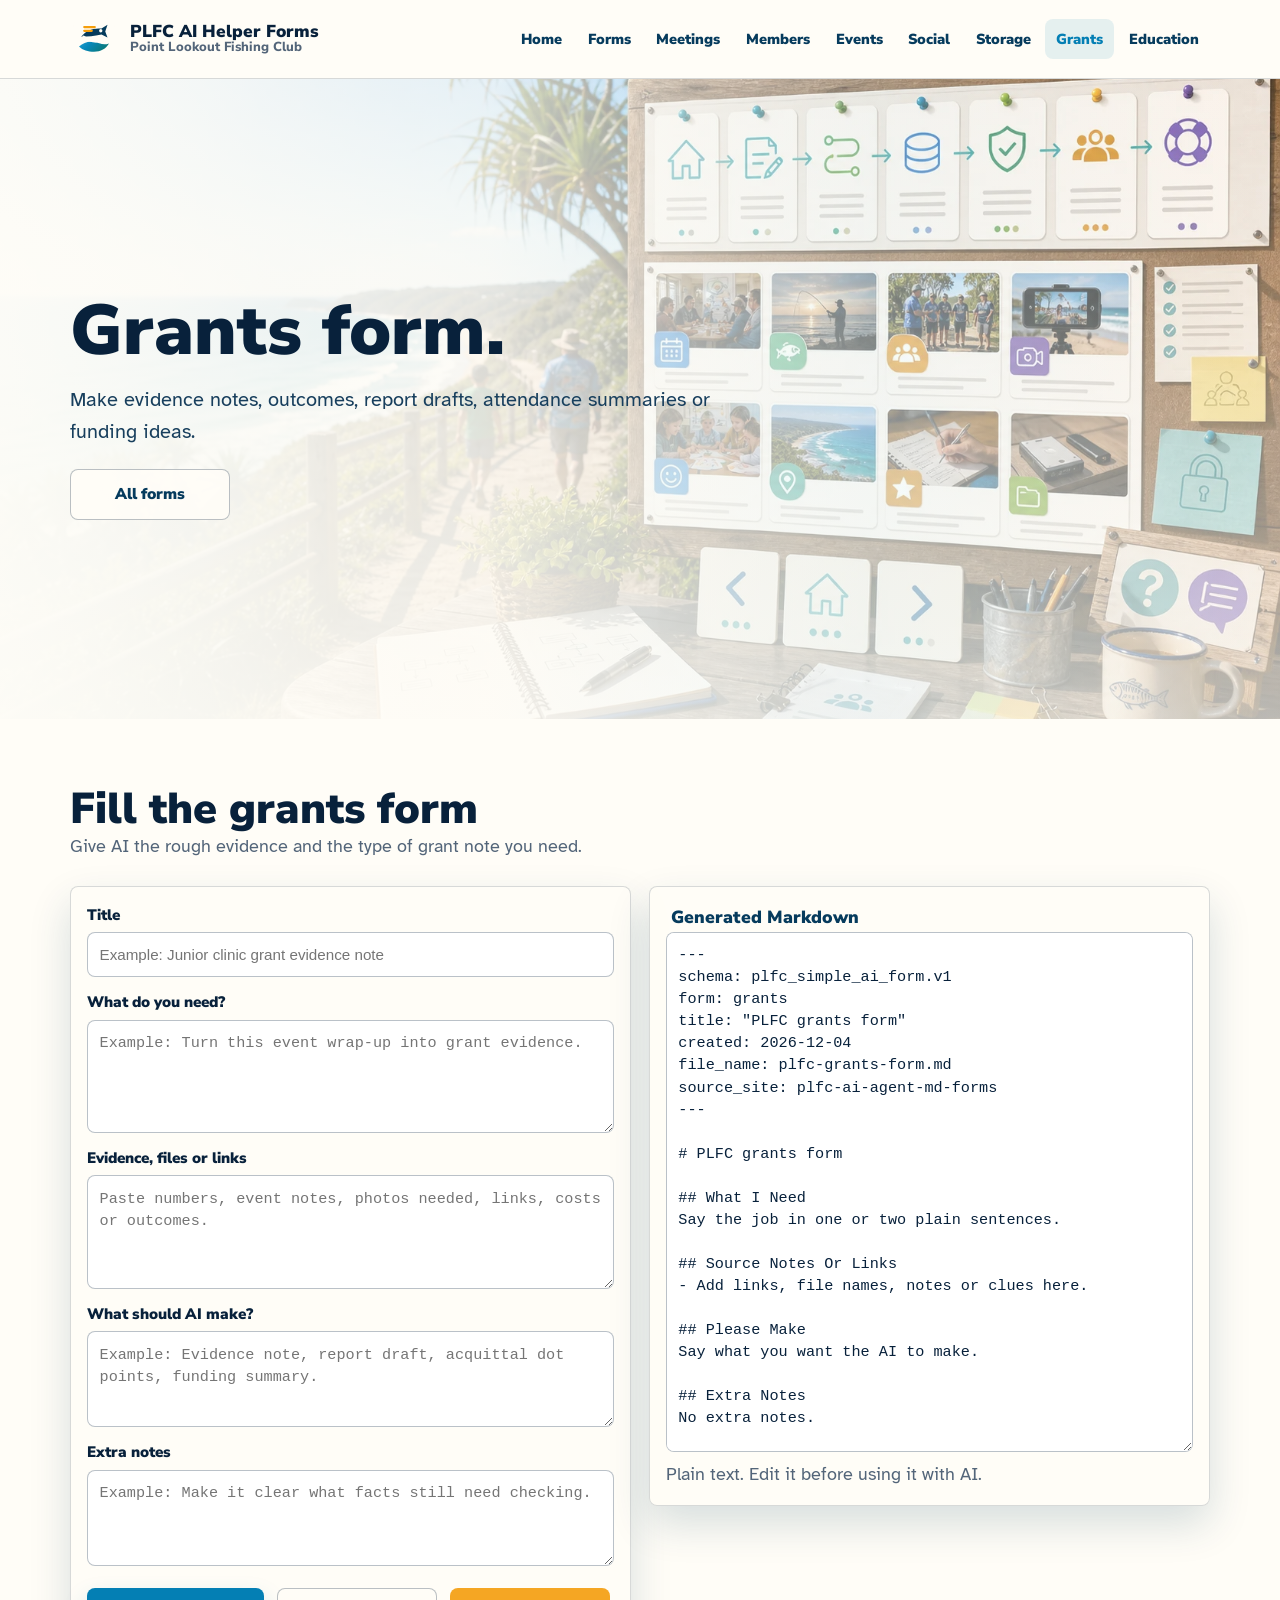
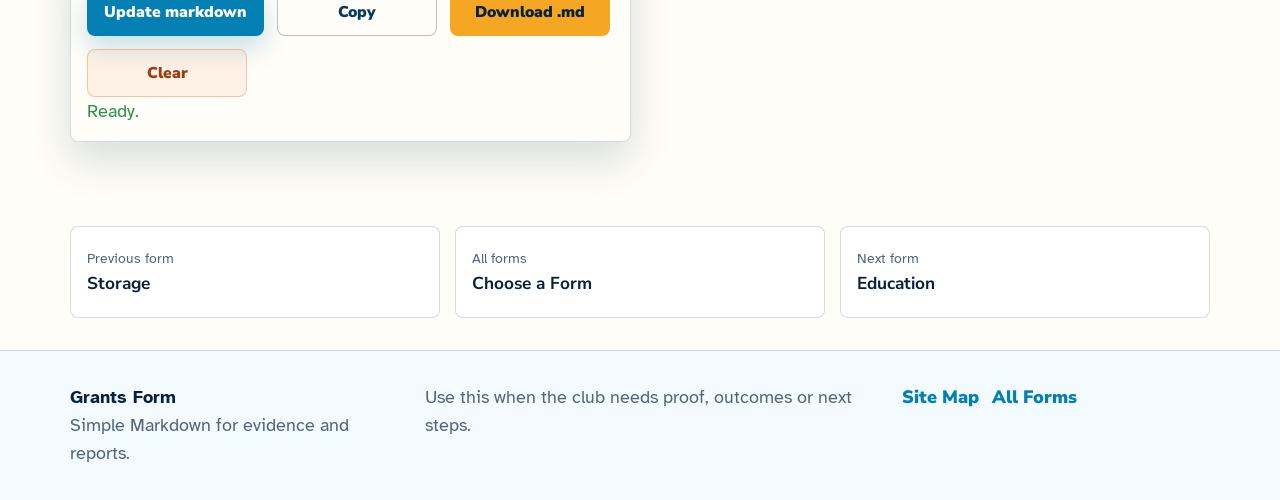
<file: pages/forms/grants.html>
<!doctype html>
<html lang="en-AU">
  <head><meta charset="utf-8"><meta name="viewport" content="width=device-width, initial-scale=1"><title>Grants Form | PLFC AI Helper Forms</title><link rel="icon" type="image/svg+xml" href="../../assets/favicon.svg"><link rel="stylesheet" href="../../styles.css"></head>
  <body>
    <a class="skip-link" href="#main">Skip to content</a>
    <header class="site-header"><nav class="nav" aria-label="Main navigation"><a class="brand-mark" href="../../index.html"><img src="../../assets/favicon.svg" alt="" width="48" height="48"><span class="brand-text"><strong>PLFC AI Helper Forms</strong><span>Point Lookout Fishing Club</span></span></a><button class="nav-toggle" type="button" aria-expanded="false" aria-controls="nav-links">Menu</button><div class="nav-links" id="nav-links"><a href="../../index.html">Home</a><a href="../forms.html">Forms</a><a href="meetings.html">Meetings</a><a href="memberships.html">Members</a><a href="events.html">Events</a><a href="social-content.html">Social</a><a href="storage.html">Storage</a><a href="grants.html" aria-current="page">Grants</a><a href="education.html">Education</a></div></nav></header>
    <main id="main">
      <section class="page-hero" aria-labelledby="page-title"><img class="hero-image" src="../../assets/hero-sitemap.webp" alt="Evidence cards and simple form notes by a coastal walking track" width="1792" height="1024"><div class="hero-tint"></div><div class="hero-copy"><h1 id="page-title">Grants form.</h1><p class="hero-lede">Make evidence notes, outcomes, report drafts, attendance summaries or funding ideas.</p><div class="hero-actions"><a class="button secondary" href="../forms.html">All forms</a></div></div></section>
      <section class="section" id="form" aria-labelledby="form-title"><div class="section-heading"><h2 id="form-title">Fill the grants form</h2><p>Give AI the rough evidence and the type of grant note you need.</p></div><div class="builder-layout simple-builder">
        <form class="builder-form" data-md-form data-form-kind="grants" data-form-label="PLFC grants form" data-file-prefix="plfc-grants-form" data-ai-instruction="Use plain Australian English. Turn the notes into clear grant evidence, outcomes or next steps.">
          <label>Title<input name="title" placeholder="Example: Junior clinic grant evidence note"></label>
          <label>What do you need?<textarea name="need" rows="4" placeholder="Example: Turn this event wrap-up into grant evidence."></textarea></label>
          <label>Evidence, files or links<textarea name="sources" rows="4" placeholder="Paste numbers, event notes, photos needed, links, costs or outcomes."></textarea></label>
          <label>What should AI make?<textarea name="make" rows="3" placeholder="Example: Evidence note, report draft, acquittal dot points, funding summary."></textarea></label>
          <label>Extra notes<textarea name="notes" rows="3" placeholder="Example: Make it clear what facts still need checking."></textarea></label>
          <div class="builder-actions"><button class="button primary" type="submit">Update markdown</button><button class="button secondary" type="button" data-copy-md>Copy</button><button class="button gold" type="button" data-download-md>Download .md</button><button class="button danger" type="button" data-clear-md>Clear</button></div><p class="status" data-builder-status aria-live="polite">Ready.</p>
        </form>
        <aside class="output-panel"><label for="markdown-output">Generated Markdown</label><textarea id="markdown-output" class="markdown-output" data-md-output spellcheck="false" readonly></textarea><p class="form-note">Plain text. Edit it before using it with AI.</p></aside>
      </div></section>
      <nav class="page-trail" aria-label="Page navigation"><a href="storage.html"><span>Previous form</span><strong>Storage</strong></a><a href="../forms.html"><span>All forms</span><strong>Choose a Form</strong></a><a href="education.html"><span>Next form</span><strong>Education</strong></a></nav>
    </main>
    <footer class="site-footer"><div class="footer-inner"><div><strong>Grants Form</strong><p>Simple Markdown for evidence and reports.</p></div><p>Use this when the club needs proof, outcomes or next steps.</p><div class="footer-links"><a href="../site-map.html">Site Map</a><a href="../forms.html">All Forms</a></div></div></footer><button class="to-top" type="button" data-to-top>Back to top</button><script src="../../script.js"></script>
  </body>
</html>
</file>
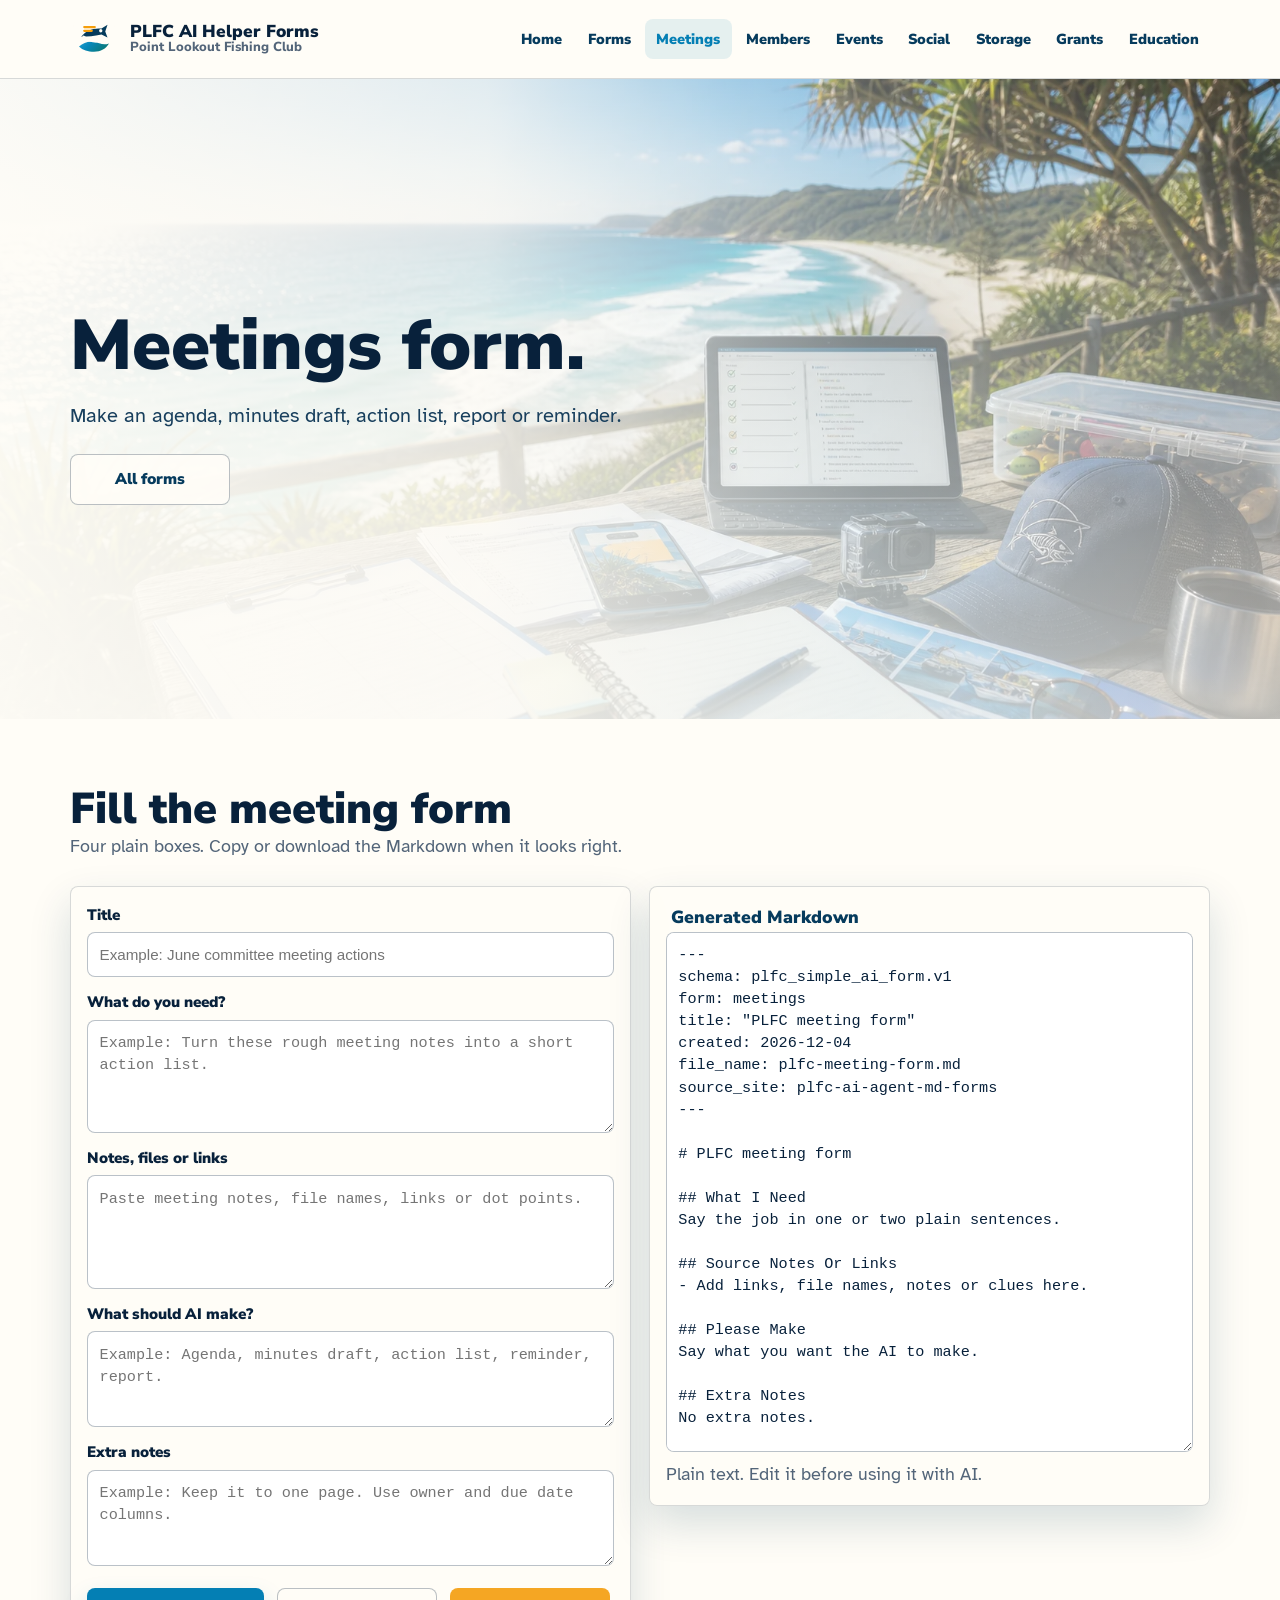
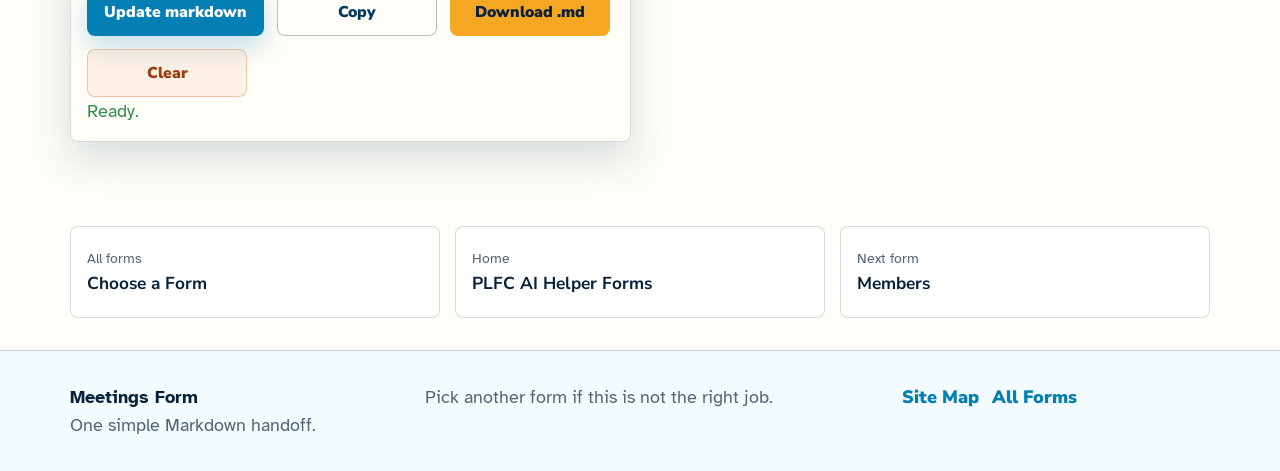
<file: pages/forms/meetings.html>
<!doctype html>
<html lang="en-AU">
  <head>
    <meta charset="utf-8">
    <meta name="viewport" content="width=device-width, initial-scale=1">
    <title>Meetings Form | PLFC AI Helper Forms</title>
    <link rel="icon" type="image/svg+xml" href="../../assets/favicon.svg">
    <link rel="stylesheet" href="../../styles.css">
  </head>
  <body>
    <a class="skip-link" href="#main">Skip to content</a>
    <header class="site-header"><nav class="nav" aria-label="Main navigation"><a class="brand-mark" href="../../index.html"><img src="../../assets/favicon.svg" alt="" width="48" height="48"><span class="brand-text"><strong>PLFC AI Helper Forms</strong><span>Point Lookout Fishing Club</span></span></a><button class="nav-toggle" type="button" aria-expanded="false" aria-controls="nav-links">Menu</button><div class="nav-links" id="nav-links"><a href="../../index.html">Home</a><a href="../forms.html">Forms</a><a href="meetings.html" aria-current="page">Meetings</a><a href="memberships.html">Members</a><a href="events.html">Events</a><a href="social-content.html">Social</a><a href="storage.html">Storage</a><a href="grants.html">Grants</a><a href="education.html">Education</a></div></nav></header>
    <main id="main">
      <section class="page-hero" aria-labelledby="page-title"><img class="hero-image" src="../../assets/hero-forms.webp" alt="Meeting notes and Markdown form on a sunny coastal table" width="1792" height="1024"><div class="hero-tint"></div><div class="hero-copy"><h1 id="page-title">Meetings form.</h1><p class="hero-lede">Make an agenda, minutes draft, action list, report or reminder.</p><div class="hero-actions"><a class="button secondary" href="../forms.html">All forms</a></div></div></section>
      <section class="section" id="form" aria-labelledby="form-title">
        <div class="section-heading"><h2 id="form-title">Fill the meeting form</h2><p>Four plain boxes. Copy or download the Markdown when it looks right.</p></div>
        <div class="builder-layout simple-builder">
          <form class="builder-form" data-md-form data-form-kind="meetings" data-form-label="PLFC meeting form" data-file-prefix="plfc-meeting-form" data-ai-instruction="Use plain Australian English. Make a tidy agenda, minutes draft or action list. Keep it short and practical.">
            <label>Title<input name="title" placeholder="Example: June committee meeting actions"></label>
            <label>What do you need?<textarea name="need" rows="4" placeholder="Example: Turn these rough meeting notes into a short action list."></textarea></label>
            <label>Notes, files or links<textarea name="sources" rows="4" placeholder="Paste meeting notes, file names, links or dot points."></textarea></label>
            <label>What should AI make?<textarea name="make" rows="3" placeholder="Example: Agenda, minutes draft, action list, reminder, report."></textarea></label>
            <label>Extra notes<textarea name="notes" rows="3" placeholder="Example: Keep it to one page. Use owner and due date columns."></textarea></label>
            <div class="builder-actions"><button class="button primary" type="submit">Update markdown</button><button class="button secondary" type="button" data-copy-md>Copy</button><button class="button gold" type="button" data-download-md>Download .md</button><button class="button danger" type="button" data-clear-md>Clear</button></div>
            <p class="status" data-builder-status aria-live="polite">Ready.</p>
          </form>
          <aside class="output-panel"><label for="markdown-output">Generated Markdown</label><textarea id="markdown-output" class="markdown-output" data-md-output spellcheck="false" readonly></textarea><p class="form-note">Plain text. Edit it before using it with AI.</p></aside>
        </div>
      </section>
      <nav class="page-trail" aria-label="Page navigation"><a href="../forms.html"><span>All forms</span><strong>Choose a Form</strong></a><a href="../../index.html"><span>Home</span><strong>PLFC AI Helper Forms</strong></a><a href="memberships.html"><span>Next form</span><strong>Members</strong></a></nav>
    </main>
    <footer class="site-footer"><div class="footer-inner"><div><strong>Meetings Form</strong><p>One simple Markdown handoff.</p></div><p>Pick another form if this is not the right job.</p><div class="footer-links"><a href="../site-map.html">Site Map</a><a href="../forms.html">All Forms</a></div></div></footer>
    <button class="to-top" type="button" data-to-top>Back to top</button><script src="../../script.js"></script>
  </body>
</html>
</file>
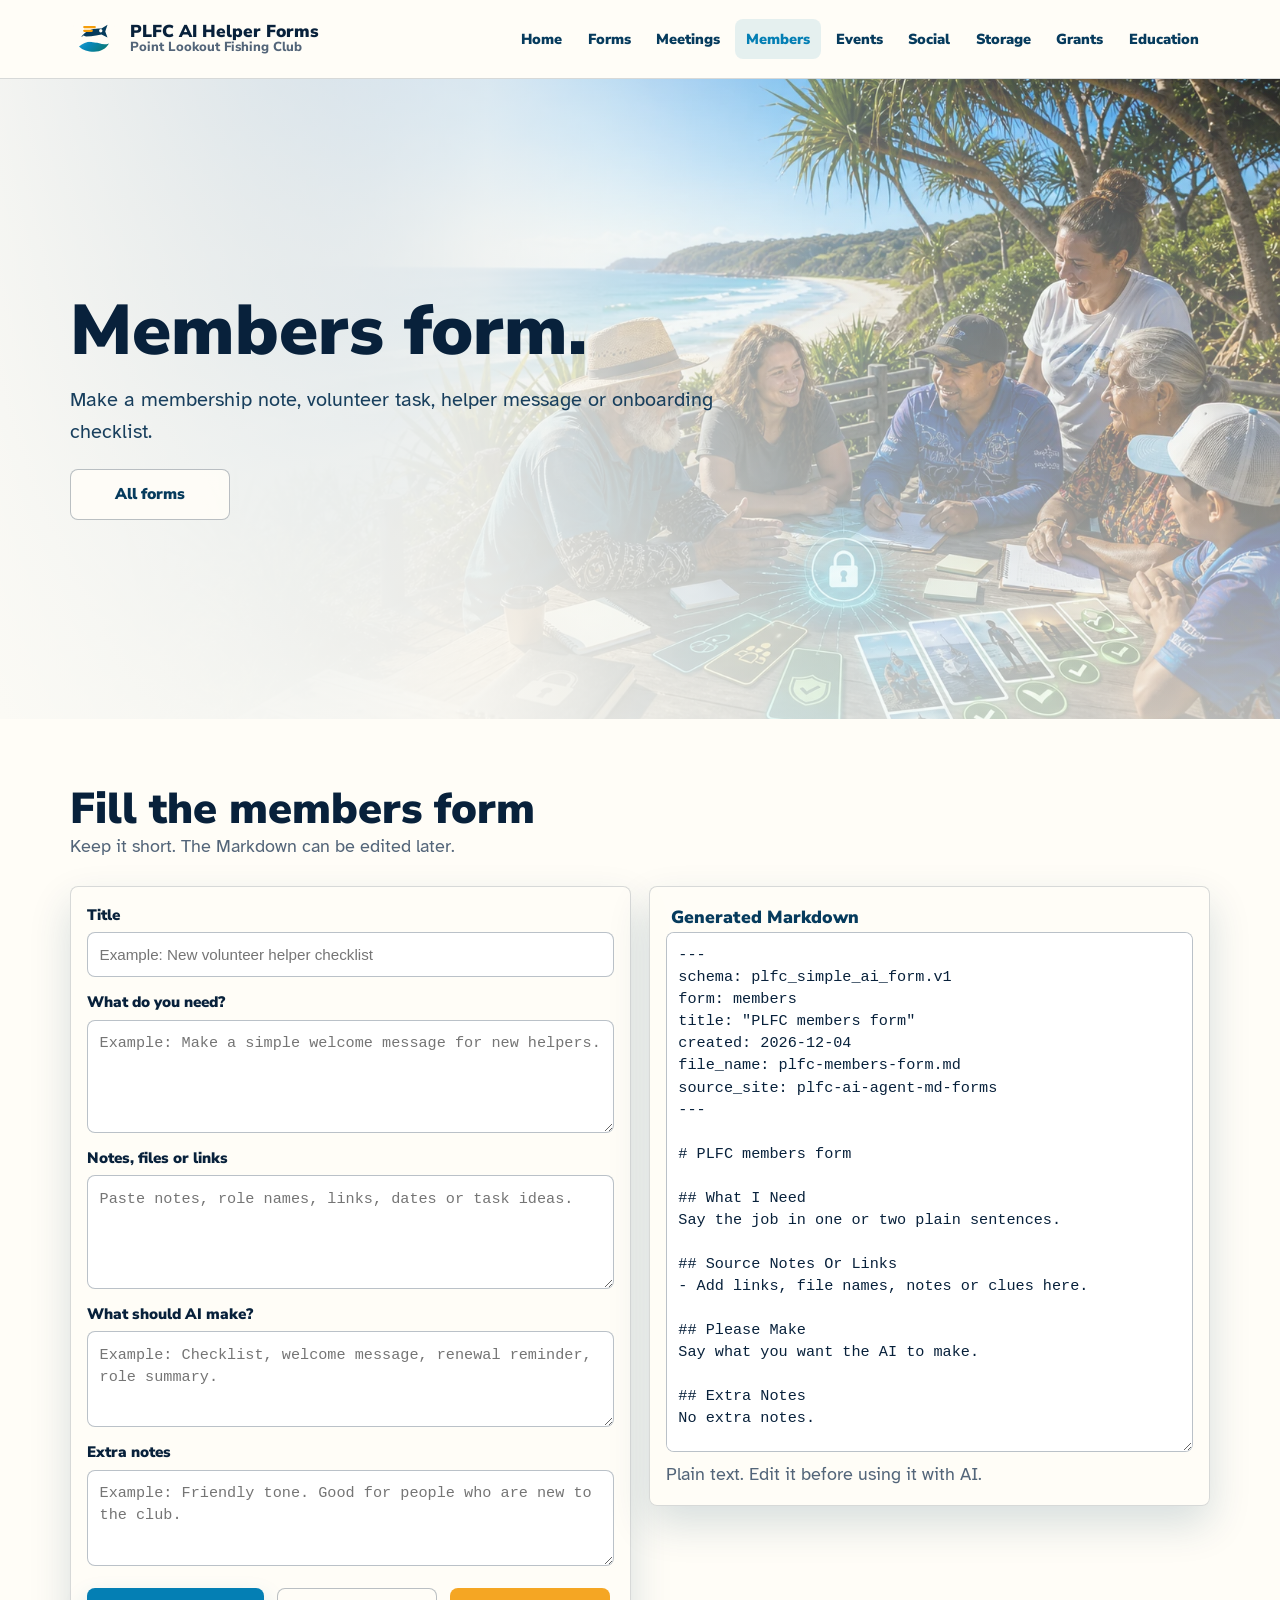
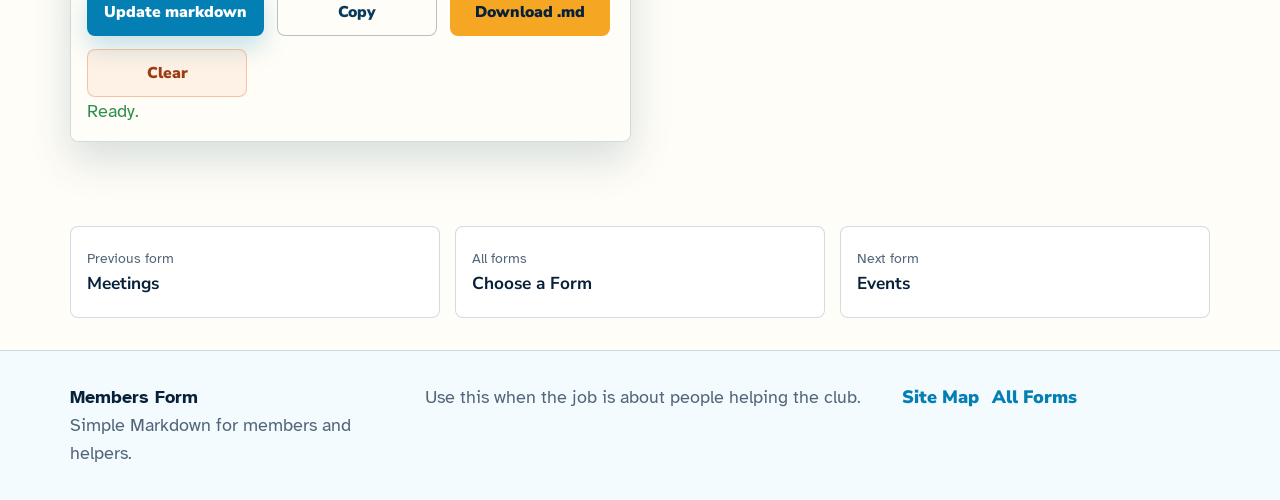
<file: pages/forms/memberships.html>
<!doctype html>
<html lang="en-AU">
  <head><meta charset="utf-8"><meta name="viewport" content="width=device-width, initial-scale=1"><title>Members Form | PLFC AI Helper Forms</title><link rel="icon" type="image/svg+xml" href="../../assets/favicon.svg"><link rel="stylesheet" href="../../styles.css"></head>
  <body>
    <a class="skip-link" href="#main">Skip to content</a>
    <header class="site-header"><nav class="nav" aria-label="Main navigation"><a class="brand-mark" href="../../index.html"><img src="../../assets/favicon.svg" alt="" width="48" height="48"><span class="brand-text"><strong>PLFC AI Helper Forms</strong><span>Point Lookout Fishing Club</span></span></a><button class="nav-toggle" type="button" aria-expanded="false" aria-controls="nav-links">Menu</button><div class="nav-links" id="nav-links"><a href="../../index.html">Home</a><a href="../forms.html">Forms</a><a href="meetings.html">Meetings</a><a href="memberships.html" aria-current="page">Members</a><a href="events.html">Events</a><a href="social-content.html">Social</a><a href="storage.html">Storage</a><a href="grants.html">Grants</a><a href="education.html">Education</a></div></nav></header>
    <main id="main">
      <section class="page-hero" aria-labelledby="page-title"><img class="hero-image" src="../../assets/hero-privacy.webp" alt="Club helpers looking at a simple form near the shoreline" width="1792" height="1024"><div class="hero-tint"></div><div class="hero-copy"><h1 id="page-title">Members form.</h1><p class="hero-lede">Make a membership note, volunteer task, helper message or onboarding checklist.</p><div class="hero-actions"><a class="button secondary" href="../forms.html">All forms</a></div></div></section>
      <section class="section" id="form" aria-labelledby="form-title"><div class="section-heading"><h2 id="form-title">Fill the members form</h2><p>Keep it short. The Markdown can be edited later.</p></div><div class="builder-layout simple-builder">
        <form class="builder-form" data-md-form data-form-kind="members" data-form-label="PLFC members form" data-file-prefix="plfc-members-form" data-ai-instruction="Use plain Australian English. Make the member or volunteer task easy to understand and easy to act on.">
          <label>Title<input name="title" placeholder="Example: New volunteer helper checklist"></label>
          <label>What do you need?<textarea name="need" rows="4" placeholder="Example: Make a simple welcome message for new helpers."></textarea></label>
          <label>Notes, files or links<textarea name="sources" rows="4" placeholder="Paste notes, role names, links, dates or task ideas."></textarea></label>
          <label>What should AI make?<textarea name="make" rows="3" placeholder="Example: Checklist, welcome message, renewal reminder, role summary."></textarea></label>
          <label>Extra notes<textarea name="notes" rows="3" placeholder="Example: Friendly tone. Good for people who are new to the club."></textarea></label>
          <div class="builder-actions"><button class="button primary" type="submit">Update markdown</button><button class="button secondary" type="button" data-copy-md>Copy</button><button class="button gold" type="button" data-download-md>Download .md</button><button class="button danger" type="button" data-clear-md>Clear</button></div><p class="status" data-builder-status aria-live="polite">Ready.</p>
        </form>
        <aside class="output-panel"><label for="markdown-output">Generated Markdown</label><textarea id="markdown-output" class="markdown-output" data-md-output spellcheck="false" readonly></textarea><p class="form-note">Plain text. Edit it before using it with AI.</p></aside>
      </div></section>
      <nav class="page-trail" aria-label="Page navigation"><a href="meetings.html"><span>Previous form</span><strong>Meetings</strong></a><a href="../forms.html"><span>All forms</span><strong>Choose a Form</strong></a><a href="events.html"><span>Next form</span><strong>Events</strong></a></nav>
    </main>
    <footer class="site-footer"><div class="footer-inner"><div><strong>Members Form</strong><p>Simple Markdown for members and helpers.</p></div><p>Use this when the job is about people helping the club.</p><div class="footer-links"><a href="../site-map.html">Site Map</a><a href="../forms.html">All Forms</a></div></div></footer><button class="to-top" type="button" data-to-top>Back to top</button><script src="../../script.js"></script>
  </body>
</html>
</file>
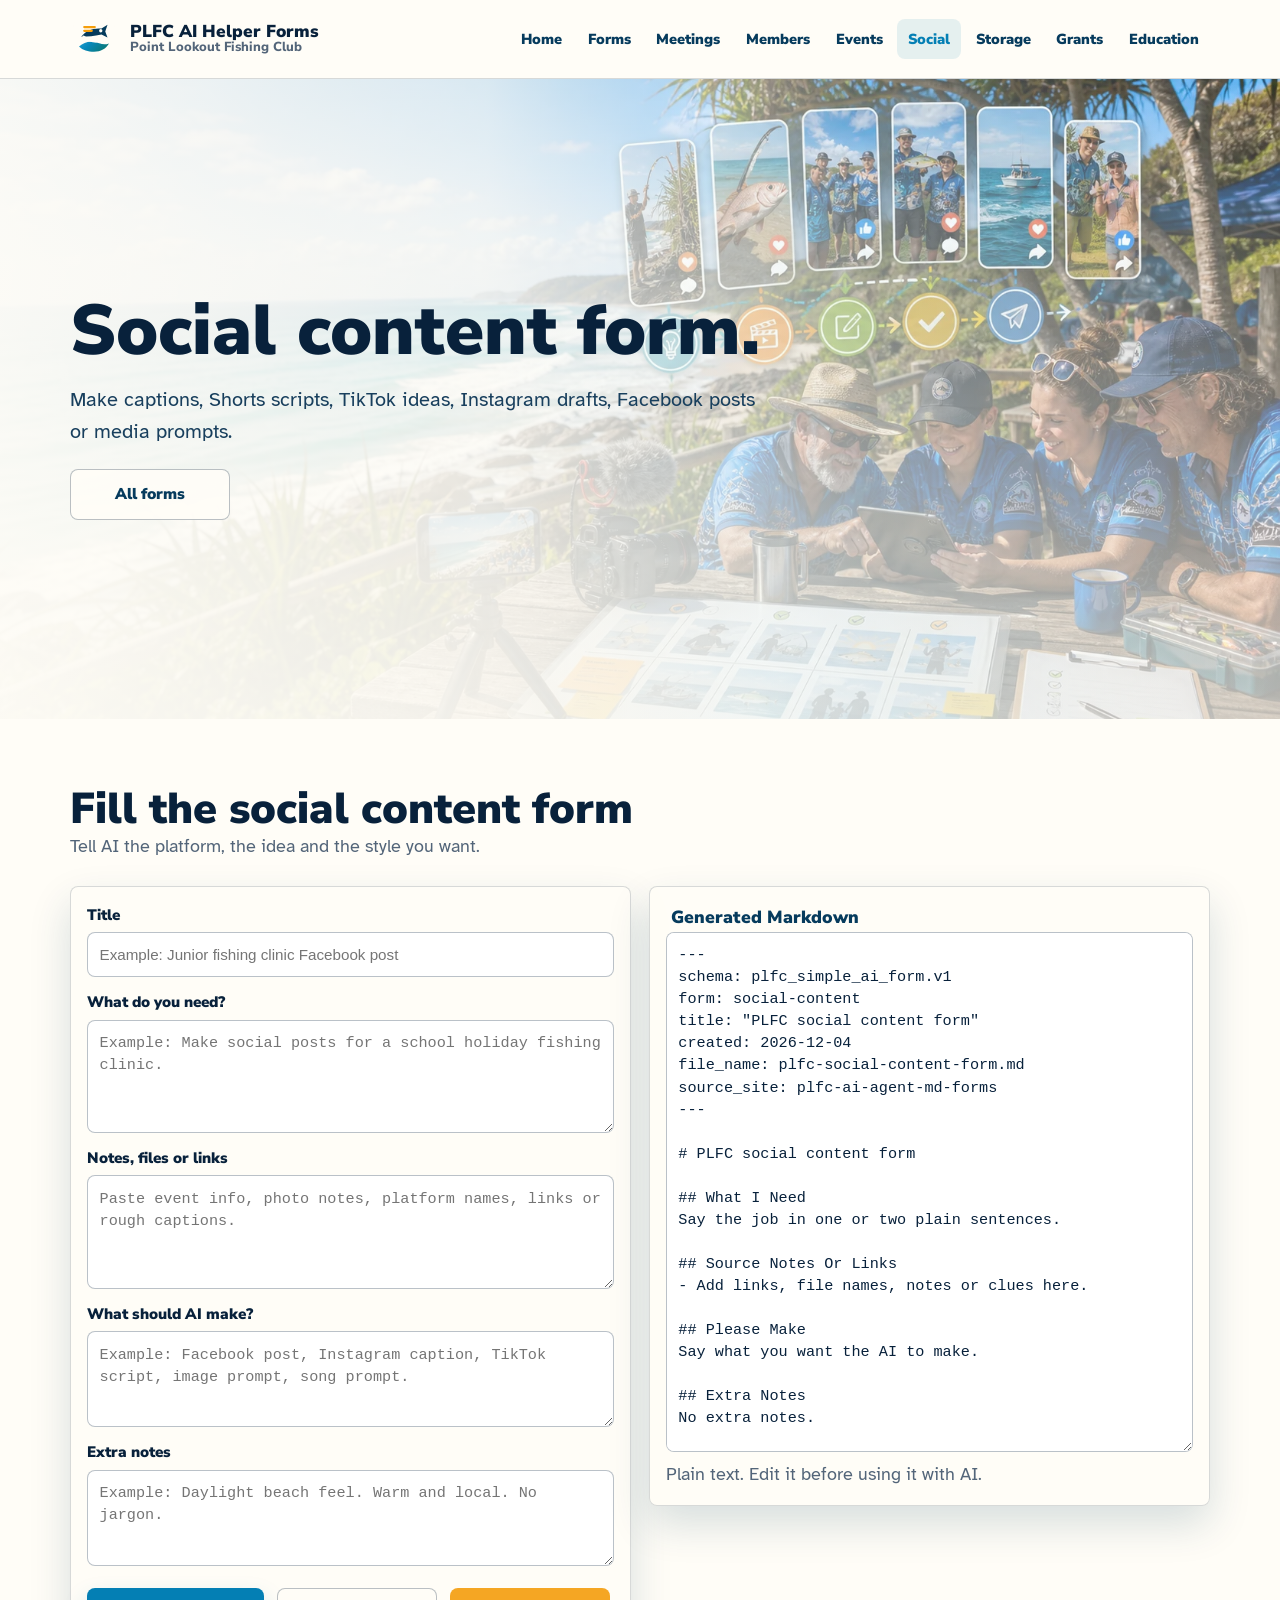
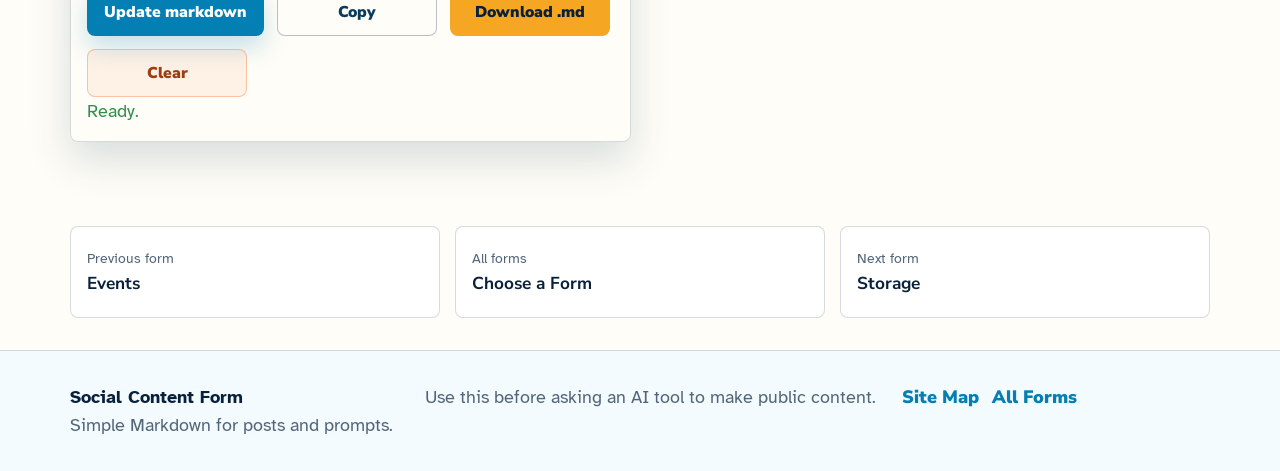
<file: pages/forms/social-content.html>
<!doctype html>
<html lang="en-AU">
  <head><meta charset="utf-8"><meta name="viewport" content="width=device-width, initial-scale=1"><title>Social Content Form | PLFC AI Helper Forms</title><link rel="icon" type="image/svg+xml" href="../../assets/favicon.svg"><link rel="stylesheet" href="../../styles.css"></head>
  <body>
    <a class="skip-link" href="#main">Skip to content</a>
    <header class="site-header"><nav class="nav" aria-label="Main navigation"><a class="brand-mark" href="../../index.html"><img src="../../assets/favicon.svg" alt="" width="48" height="48"><span class="brand-text"><strong>PLFC AI Helper Forms</strong><span>Point Lookout Fishing Club</span></span></a><button class="nav-toggle" type="button" aria-expanded="false" aria-controls="nav-links">Menu</button><div class="nav-links" id="nav-links"><a href="../../index.html">Home</a><a href="../forms.html">Forms</a><a href="meetings.html">Meetings</a><a href="memberships.html">Members</a><a href="events.html">Events</a><a href="social-content.html" aria-current="page">Social</a><a href="storage.html">Storage</a><a href="grants.html">Grants</a><a href="education.html">Education</a></div></nav></header>
    <main id="main">
      <section class="page-hero" aria-labelledby="page-title"><img class="hero-image" src="../../assets/hero-social.webp" alt="Social content planning cards on a sunny coastline" width="1792" height="1024"><div class="hero-tint"></div><div class="hero-copy"><h1 id="page-title">Social content form.</h1><p class="hero-lede">Make captions, Shorts scripts, TikTok ideas, Instagram drafts, Facebook posts or media prompts.</p><div class="hero-actions"><a class="button secondary" href="../forms.html">All forms</a></div></div></section>
      <section class="section" id="form" aria-labelledby="form-title"><div class="section-heading"><h2 id="form-title">Fill the social content form</h2><p>Tell AI the platform, the idea and the style you want.</p></div><div class="builder-layout simple-builder">
        <form class="builder-form" data-md-form data-form-kind="social-content" data-form-label="PLFC social content form" data-file-prefix="plfc-social-content-form" data-ai-instruction="Use plain Australian English. Make the content friendly, short and ready for social media.">
          <label>Title<input name="title" placeholder="Example: Junior fishing clinic Facebook post"></label>
          <label>What do you need?<textarea name="need" rows="4" placeholder="Example: Make social posts for a school holiday fishing clinic."></textarea></label>
          <label>Notes, files or links<textarea name="sources" rows="4" placeholder="Paste event info, photo notes, platform names, links or rough captions."></textarea></label>
          <label>What should AI make?<textarea name="make" rows="3" placeholder="Example: Facebook post, Instagram caption, TikTok script, image prompt, song prompt."></textarea></label>
          <label>Extra notes<textarea name="notes" rows="3" placeholder="Example: Daylight beach feel. Warm and local. No jargon."></textarea></label>
          <div class="builder-actions"><button class="button primary" type="submit">Update markdown</button><button class="button secondary" type="button" data-copy-md>Copy</button><button class="button gold" type="button" data-download-md>Download .md</button><button class="button danger" type="button" data-clear-md>Clear</button></div><p class="status" data-builder-status aria-live="polite">Ready.</p>
        </form>
        <aside class="output-panel"><label for="markdown-output">Generated Markdown</label><textarea id="markdown-output" class="markdown-output" data-md-output spellcheck="false" readonly></textarea><p class="form-note">Plain text. Edit it before using it with AI.</p></aside>
      </div></section>
      <nav class="page-trail" aria-label="Page navigation"><a href="events.html"><span>Previous form</span><strong>Events</strong></a><a href="../forms.html"><span>All forms</span><strong>Choose a Form</strong></a><a href="storage.html"><span>Next form</span><strong>Storage</strong></a></nav>
    </main>
    <footer class="site-footer"><div class="footer-inner"><div><strong>Social Content Form</strong><p>Simple Markdown for posts and prompts.</p></div><p>Use this before asking an AI tool to make public content.</p><div class="footer-links"><a href="../site-map.html">Site Map</a><a href="../forms.html">All Forms</a></div></div></footer><button class="to-top" type="button" data-to-top>Back to top</button><script src="../../script.js"></script>
  </body>
</html>
</file>
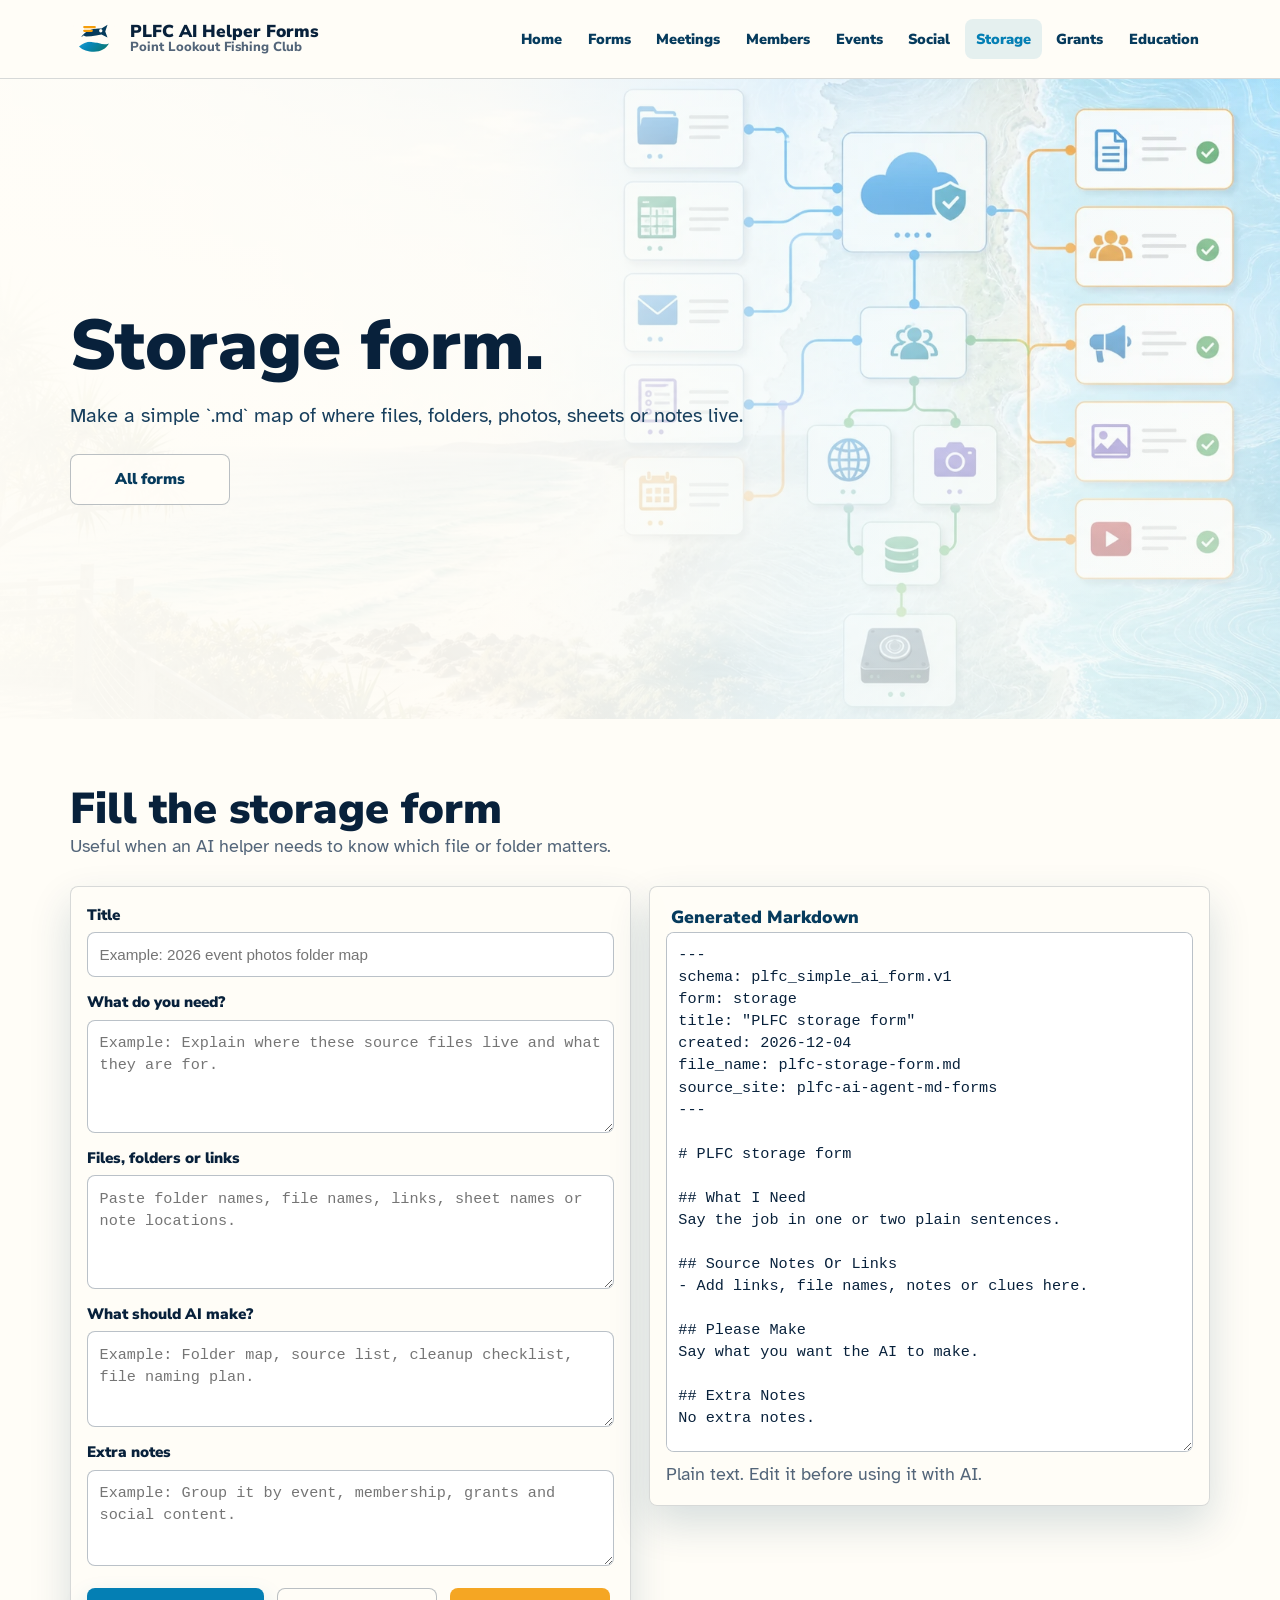
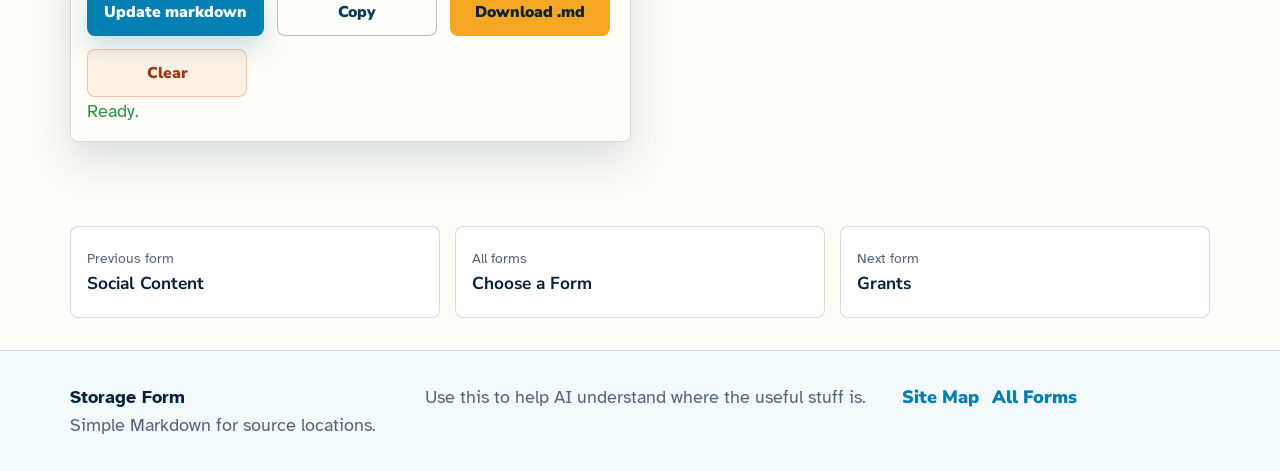
<file: pages/forms/storage.html>
<!doctype html>
<html lang="en-AU">
  <head><meta charset="utf-8"><meta name="viewport" content="width=device-width, initial-scale=1"><title>Storage Form | PLFC AI Helper Forms</title><link rel="icon" type="image/svg+xml" href="../../assets/favicon.svg"><link rel="stylesheet" href="../../styles.css"></head>
  <body>
    <a class="skip-link" href="#main">Skip to content</a>
    <header class="site-header"><nav class="nav" aria-label="Main navigation"><a class="brand-mark" href="../../index.html"><img src="../../assets/favicon.svg" alt="" width="48" height="48"><span class="brand-text"><strong>PLFC AI Helper Forms</strong><span>Point Lookout Fishing Club</span></span></a><button class="nav-toggle" type="button" aria-expanded="false" aria-controls="nav-links">Menu</button><div class="nav-links" id="nav-links"><a href="../../index.html">Home</a><a href="../forms.html">Forms</a><a href="meetings.html">Meetings</a><a href="memberships.html">Members</a><a href="events.html">Events</a><a href="social-content.html">Social</a><a href="storage.html" aria-current="page">Storage</a><a href="grants.html">Grants</a><a href="education.html">Education</a></div></nav></header>
    <main id="main">
      <section class="page-hero" aria-labelledby="page-title"><img class="hero-image" src="../../assets/hero-storage.webp" alt="Source and storage map over a bright shoreline" width="1792" height="1024"><div class="hero-tint"></div><div class="hero-copy"><h1 id="page-title">Storage form.</h1><p class="hero-lede">Make a simple `.md` map of where files, folders, photos, sheets or notes live.</p><div class="hero-actions"><a class="button secondary" href="../forms.html">All forms</a></div></div></section>
      <section class="section" id="form" aria-labelledby="form-title"><div class="section-heading"><h2 id="form-title">Fill the storage form</h2><p>Useful when an AI helper needs to know which file or folder matters.</p></div><div class="builder-layout simple-builder">
        <form class="builder-form" data-md-form data-form-kind="storage" data-form-label="PLFC storage form" data-file-prefix="plfc-storage-form" data-ai-instruction="Use plain Australian English. Turn the source notes into a simple file and folder map.">
          <label>Title<input name="title" placeholder="Example: 2026 event photos folder map"></label>
          <label>What do you need?<textarea name="need" rows="4" placeholder="Example: Explain where these source files live and what they are for."></textarea></label>
          <label>Files, folders or links<textarea name="sources" rows="4" placeholder="Paste folder names, file names, links, sheet names or note locations."></textarea></label>
          <label>What should AI make?<textarea name="make" rows="3" placeholder="Example: Folder map, source list, cleanup checklist, file naming plan."></textarea></label>
          <label>Extra notes<textarea name="notes" rows="3" placeholder="Example: Group it by event, membership, grants and social content."></textarea></label>
          <div class="builder-actions"><button class="button primary" type="submit">Update markdown</button><button class="button secondary" type="button" data-copy-md>Copy</button><button class="button gold" type="button" data-download-md>Download .md</button><button class="button danger" type="button" data-clear-md>Clear</button></div><p class="status" data-builder-status aria-live="polite">Ready.</p>
        </form>
        <aside class="output-panel"><label for="markdown-output">Generated Markdown</label><textarea id="markdown-output" class="markdown-output" data-md-output spellcheck="false" readonly></textarea><p class="form-note">Plain text. Edit it before using it with AI.</p></aside>
      </div></section>
      <nav class="page-trail" aria-label="Page navigation"><a href="social-content.html"><span>Previous form</span><strong>Social Content</strong></a><a href="../forms.html"><span>All forms</span><strong>Choose a Form</strong></a><a href="grants.html"><span>Next form</span><strong>Grants</strong></a></nav>
    </main>
    <footer class="site-footer"><div class="footer-inner"><div><strong>Storage Form</strong><p>Simple Markdown for source locations.</p></div><p>Use this to help AI understand where the useful stuff is.</p><div class="footer-links"><a href="../site-map.html">Site Map</a><a href="../forms.html">All Forms</a></div></div></footer><button class="to-top" type="button" data-to-top>Back to top</button><script src="../../script.js"></script>
  </body>
</html>
</file>
<file: styles.css>
@import url("https://fonts.googleapis.com/css2?family=Atkinson+Hyperlegible:wght@400;700&family=Nunito+Sans:wght@700;800;900&display=swap");

:root {
  --ink: #08213b;
  --deep: #063b5d;
  --ocean: #047fb4;
  --sky: #63c9ee;
  --pale-sky: #dff6ff;
  --teal: #118b88;
  --green: #2f8f4e;
  --leaf: #78b84f;
  --gold: #f5a623;
  --orange: #f06a24;
  --purple: #7f5bb8;
  --sand: #fff6df;
  --shell: #fffdf7;
  --soft: #f3fbff;
  --line: rgba(8, 33, 59, 0.16);
  --line-strong: rgba(8, 33, 59, 0.28);
  --muted: #536579;
  --shadow: 0 18px 42px rgba(7, 64, 92, 0.16);
  --heading: "Nunito Sans", "Avenir Next", Arial, sans-serif;
  --body: "Atkinson Hyperlegible", "Source Sans 3", Arial, sans-serif;
  --mono: "Cascadia Mono", "Consolas", monospace;
  --max-width: 1180px;
  --radius: 8px;
}

* {
  box-sizing: border-box;
}

html {
  scroll-behavior: smooth;
  scroll-padding-top: 6rem;
}

body {
  margin: 0;
  background: var(--shell);
  color: var(--ink);
  font-family: var(--body);
  font-size: 18px;
  line-height: 1.58;
}

img {
  display: block;
  height: auto;
  max-width: 100%;
}

a {
  color: inherit;
}

code,
pre,
.markdown-output {
  font-family: var(--mono);
}

[hidden] {
  display: none !important;
}

.skip-link {
  background: var(--gold);
  color: var(--ink);
  font-weight: 800;
  left: 1rem;
  padding: 0.7rem 0.9rem;
  position: absolute;
  top: -4rem;
  z-index: 50;
}

.skip-link:focus {
  top: 1rem;
}

.site-header {
  background: rgba(255, 253, 247, 0.94);
  border-bottom: 1px solid var(--line);
  position: sticky;
  top: 0;
  z-index: 20;
}

.nav {
  align-items: center;
  display: flex;
  gap: 1rem;
  justify-content: space-between;
  margin: 0 auto;
  max-width: var(--max-width);
  min-height: 78px;
  padding: 0.75rem 1.25rem;
}

.brand-mark {
  align-items: center;
  display: inline-flex;
  gap: 0.75rem;
  text-decoration: none;
}

.brand-mark img {
  height: 48px;
  width: 48px;
}

.brand-text {
  display: grid;
  font-family: var(--heading);
  line-height: 1.05;
}

.brand-text strong {
  font-size: 1.08rem;
  font-weight: 900;
}

.brand-text span {
  color: var(--muted);
  font-size: 0.82rem;
  font-weight: 800;
}

.nav-links {
  align-items: center;
  display: flex;
  flex-wrap: wrap;
  gap: 0.2rem;
}

.nav-links a {
  border-radius: var(--radius);
  color: var(--deep);
  font-family: var(--heading);
  font-size: 0.91rem;
  font-weight: 900;
  padding: 0.55rem 0.7rem;
  text-decoration: none;
}

.nav-links a:hover,
.nav-links a:focus,
.nav-links a[aria-current="page"] {
  background: rgba(4, 127, 180, 0.1);
  color: var(--ocean);
}

.nav-toggle {
  background: var(--shell);
  border: 1px solid var(--line-strong);
  border-radius: var(--radius);
  color: var(--deep);
  display: none;
  font-family: var(--heading);
  font-weight: 900;
  min-height: 42px;
  padding: 0.55rem 0.75rem;
}

.hero,
.page-hero {
  align-items: center;
  display: grid;
  min-height: 640px;
  overflow: hidden;
  position: relative;
}

.hero-image,
.hero-tint {
  height: 100%;
  inset: 0;
  position: absolute;
  width: 100%;
}

.hero-image {
  object-fit: cover;
  object-position: center;
}

.hero-tint {
  background:
    linear-gradient(90deg, rgba(255, 253, 247, 0.94) 0%, rgba(255, 253, 247, 0.77) 34%, rgba(223, 246, 255, 0.36) 58%, rgba(255, 253, 247, 0.08) 100%),
    linear-gradient(0deg, rgba(255, 253, 247, 0.82) 0%, rgba(255, 253, 247, 0.08) 42%, rgba(255, 253, 247, 0.24) 100%);
}

.page-hero .hero-tint {
  background:
    linear-gradient(90deg, rgba(255, 253, 247, 0.95) 0%, rgba(255, 253, 247, 0.78) 38%, rgba(223, 246, 255, 0.28) 68%, rgba(255, 253, 247, 0.05) 100%),
    linear-gradient(0deg, rgba(255, 253, 247, 0.7), rgba(255, 253, 247, 0.1));
}

.hero-copy {
  margin: 0 auto;
  max-width: var(--max-width);
  padding: 6rem 1.25rem 5rem;
  position: relative;
  width: 100%;
  z-index: 1;
}

.hero-copy > * {
  max-width: 700px;
}

h1,
h2,
h3 {
  font-family: var(--heading);
  letter-spacing: 0;
  line-height: 1.06;
  margin: 0;
}

h1 {
  font-size: 4.4rem;
  font-weight: 900;
}

h2 {
  font-size: 2.7rem;
  font-weight: 900;
}

h3 {
  font-size: 1.24rem;
  font-weight: 900;
}

p {
  margin: 0;
}

.hero-lede {
  color: #183f5d;
  font-size: 1.24rem;
  margin-top: 1rem;
}

.hero-actions,
.inline-actions,
.builder-actions {
  align-items: center;
  display: flex;
  flex-wrap: wrap;
  gap: 0.8rem;
  margin-top: 1.4rem;
}

.button {
  align-items: center;
  border: 1px solid transparent;
  border-radius: var(--radius);
  cursor: pointer;
  display: inline-flex;
  font-family: var(--heading);
  font-size: 0.98rem;
  font-weight: 900;
  justify-content: center;
  min-height: 48px;
  min-width: 10rem;
  padding: 0.75rem 1rem;
  text-decoration: none;
}

.button.primary {
  background: var(--ocean);
  color: white;
  box-shadow: 0 12px 24px rgba(4, 127, 180, 0.22);
}

.button.secondary {
  background: rgba(255, 253, 247, 0.88);
  border-color: var(--line-strong);
  color: var(--deep);
}

.button.gold {
  background: var(--gold);
  color: var(--ink);
}

.button.danger {
  background: rgba(240, 106, 36, 0.08);
  border-color: rgba(240, 106, 36, 0.35);
  color: #9b3c13;
}

.quick-points {
  align-items: center;
  color: var(--deep);
  display: flex;
  flex-wrap: wrap;
  gap: 0.45rem 1rem;
  margin-top: 1rem;
  padding: 0;
}

.quick-points li {
  align-items: center;
  display: inline-flex;
  gap: 0.4rem;
  list-style: none;
}

.quick-points li::before {
  border: 2px solid var(--teal);
  border-radius: 50%;
  content: "";
  height: 12px;
  width: 12px;
}

.wave-divider {
  background: var(--shell);
  border-top: 1px solid rgba(4, 127, 180, 0.16);
  height: 34px;
  margin-top: -34px;
  position: relative;
  z-index: 2;
}

.wave-divider::before {
  background: linear-gradient(90deg, var(--teal), var(--sky), var(--green));
  content: "";
  display: block;
  height: 5px;
  margin: 0 auto;
  width: min(560px, 72%);
}

.section,
.page-trail,
.footer-inner {
  margin: 0 auto;
  max-width: var(--max-width);
  padding-left: 1.25rem;
  padding-right: 1.25rem;
}

.section {
  padding-bottom: 4.2rem;
  padding-top: 4.2rem;
}

.section.tint {
  background: var(--soft);
  max-width: none;
}

.section.tint > * {
  margin-left: auto;
  margin-right: auto;
  max-width: var(--max-width);
}

.section-heading {
  margin-bottom: 1.6rem;
  max-width: 780px;
}

.section-heading p,
.card p,
.info-card p,
.step-card p,
.source-card p,
.plain-list p,
.page-card p,
.form-note,
.footer-inner p {
  color: var(--muted);
}

.step-grid {
  display: grid;
  gap: 1rem;
  grid-template-columns: repeat(3, minmax(0, 1fr));
}

.step-card,
.card,
.info-card,
.source-card,
.page-card,
.builder-form,
.output-panel,
.notice-panel {
  background: rgba(255, 253, 247, 0.9);
  border: 1px solid var(--line);
  border-radius: var(--radius);
  box-shadow: var(--shadow);
}

.step-card {
  align-items: center;
  display: grid;
  gap: 1rem;
  grid-template-columns: 64px minmax(0, 1fr);
  min-height: 150px;
  padding: 1rem;
}

.step-number {
  align-items: center;
  background: var(--ocean);
  border-radius: 50%;
  color: white;
  display: inline-flex;
  font-family: var(--heading);
  font-size: 1.4rem;
  font-weight: 900;
  height: 48px;
  justify-content: center;
  width: 48px;
}

.step-card:nth-child(2) .step-number {
  background: var(--orange);
}

.step-card:nth-child(3) .step-number {
  background: var(--purple);
}

.card-grid,
.form-grid,
.source-grid,
.sitemap-grid {
  display: grid;
  gap: 1rem;
}

.sitemap-grid {
  grid-template-columns: repeat(4, minmax(0, 1fr));
}

.form-grid {
  grid-template-columns: repeat(4, minmax(0, 1fr));
}

.source-grid {
  grid-template-columns: repeat(3, minmax(0, 1fr));
}

.form-link-grid {
  display: grid;
  gap: 1rem;
  grid-template-columns: repeat(3, minmax(0, 1fr));
}

.card,
.info-card,
.source-card,
.page-card {
  display: grid;
  gap: 0.65rem;
  min-height: 184px;
  overflow-wrap: anywhere;
  padding: 1rem;
  text-decoration: none;
}

.card img {
  border-radius: var(--radius);
  height: 132px;
  object-fit: cover;
  width: 100%;
}

.form-card {
  align-content: start;
  min-height: 260px;
}

.form-card .button {
  margin-top: auto;
  min-width: 0;
  width: fit-content;
}

.card-icon,
.mini-icon {
  align-items: center;
  border: 2px solid currentColor;
  border-radius: var(--radius);
  color: var(--ocean);
  display: inline-flex;
  font-family: var(--heading);
  font-weight: 900;
  height: 44px;
  justify-content: center;
  width: 44px;
}

.card:nth-child(2n) .card-icon,
.info-card:nth-child(2n) .mini-icon {
  color: var(--green);
}

.card:nth-child(3n) .card-icon,
.info-card:nth-child(3n) .mini-icon {
  color: var(--orange);
}

.card:nth-child(4n) .card-icon,
.info-card:nth-child(4n) .mini-icon {
  color: var(--purple);
}

.workflow {
  display: grid;
  gap: 1rem;
  grid-template-columns: 1fr;
}

.plain-list {
  display: grid;
  gap: 0.8rem;
}

.plain-list article {
  border-left: 5px solid var(--ocean);
  padding: 0.45rem 0 0.45rem 0.9rem;
}

.plain-list article:nth-child(2) {
  border-left-color: var(--green);
}

.plain-list article:nth-child(3) {
  border-left-color: var(--gold);
}

.plain-list article:nth-child(4) {
  border-left-color: var(--purple);
}

.notice-panel {
  background:
    linear-gradient(135deg, rgba(223, 246, 255, 0.78), rgba(255, 246, 223, 0.78)),
    var(--shell);
  padding: 1.2rem;
}

.notice-panel h2 {
  font-size: 2rem;
}

.notice-panel ul,
.source-card ul,
.info-card ul {
  margin: 0;
  padding-left: 1.2rem;
}

.notice-panel li,
.source-card li,
.info-card li {
  margin: 0.35rem 0;
}

.builder-layout {
  display: grid;
  gap: 1.1rem;
  grid-template-columns: minmax(0, 0.98fr) minmax(330px, 0.82fr);
}

.simple-builder {
  align-items: start;
  grid-template-columns: minmax(0, 0.9fr) minmax(320px, 0.9fr);
}

.builder-form,
.output-panel {
  padding: 1rem;
}

.builder-form fieldset {
  border: 1px solid var(--line);
  border-radius: var(--radius);
  margin: 0 0 1rem;
  padding: 1rem;
}

.builder-form legend,
.output-panel label {
  color: var(--deep);
  font-family: var(--heading);
  font-size: 1.1rem;
  font-weight: 900;
  padding: 0 0.35rem;
}

.builder-form label {
  color: var(--ink);
  display: grid;
  font-family: var(--heading);
  font-size: 0.95rem;
  font-weight: 900;
  gap: 0.34rem;
  margin-bottom: 0.82rem;
}

.field-grid {
  display: grid;
  gap: 0.8rem;
  grid-template-columns: repeat(2, minmax(0, 1fr));
}

input,
select,
textarea {
  background: white;
  border: 1px solid var(--line-strong);
  border-radius: var(--radius);
  color: var(--ink);
  font-size: 0.95rem;
  line-height: 1.45;
  width: 100%;
}

input,
select {
  min-height: 42px;
  padding: 0.65rem 0.72rem;
}

textarea {
  min-height: 96px;
  padding: 0.72rem;
  resize: vertical;
}

input:focus,
select:focus,
textarea:focus,
button:focus,
a:focus {
  outline: 3px solid rgba(4, 127, 180, 0.35);
  outline-offset: 2px;
}

.markdown-output {
  min-height: 520px;
  white-space: pre;
}

.status {
  color: var(--green);
  min-height: 1.5rem;
}

.template-strip {
  display: flex;
  flex-wrap: wrap;
  gap: 0.55rem;
  margin: 1rem 0;
}

.template-chip {
  background: white;
  border: 1px solid var(--line);
  border-radius: var(--radius);
  color: var(--deep);
  font-family: var(--heading);
  font-weight: 900;
  padding: 0.5rem 0.72rem;
}

.page-trail {
  display: grid;
  gap: 0.9rem;
  grid-template-columns: repeat(3, minmax(0, 1fr));
  padding-bottom: 2rem;
  padding-top: 1rem;
}

.page-trail a {
  align-content: center;
  background: white;
  border: 1px solid var(--line);
  border-radius: var(--radius);
  display: grid;
  gap: 0.28rem;
  min-height: 92px;
  padding: 1rem;
  text-decoration: none;
}

.page-trail a:hover,
.page-trail a:focus {
  border-color: var(--ocean);
  box-shadow: var(--shadow);
}

.page-trail span {
  color: var(--muted);
  font-size: 0.85rem;
}

.page-trail strong {
  color: var(--ink);
  font-family: var(--heading);
  font-size: 1.08rem;
  line-height: 1.18;
}

.site-footer {
  background: #f3fbff;
  border-top: 1px solid var(--line);
}

.footer-inner {
  align-items: start;
  display: grid;
  gap: 1rem;
  grid-template-columns: 1.1fr 1.5fr 1fr;
  padding-bottom: 2rem;
  padding-top: 2rem;
}

.footer-links {
  display: flex;
  flex-wrap: wrap;
  gap: 0.8rem;
}

.footer-links a {
  color: var(--ocean);
  font-family: var(--heading);
  font-weight: 900;
  text-decoration: none;
}

.to-top {
  background: var(--sky);
  border: 1px solid rgba(8, 33, 59, 0.22);
  border-radius: 50%;
  bottom: 1rem;
  box-shadow: var(--shadow);
  color: var(--ink);
  cursor: pointer;
  display: none;
  font-family: var(--heading);
  font-weight: 900;
  height: 76px;
  position: fixed;
  right: 1rem;
  width: 76px;
  z-index: 30;
}

.to-top.is-visible {
  display: block;
}

@media (max-width: 1040px) {
  .sitemap-grid,
  .form-link-grid,
  .form-grid,
  .source-grid {
    grid-template-columns: repeat(2, minmax(0, 1fr));
  }

  .workflow,
  .builder-layout {
    grid-template-columns: 1fr;
  }

  .markdown-output {
    min-height: 520px;
  }
}

@media (max-width: 760px) {
  body {
    font-size: 16px;
  }

  .nav {
    min-height: 70px;
  }

  .brand-text span {
    display: none;
  }

  .nav-toggle {
    display: inline-flex;
  }

  .nav-links {
    align-items: stretch;
    background: var(--shell);
    border: 1px solid var(--line);
    border-radius: var(--radius);
    display: none;
    flex-direction: column;
    left: 1rem;
    padding: 0.85rem;
    position: absolute;
    right: 1rem;
    top: 70px;
  }

  .nav-links.is-open {
    display: flex;
  }

  .hero,
  .page-hero {
    min-height: 560px;
  }

  .hero-copy {
    padding-bottom: 4rem;
    padding-top: 4rem;
  }

  h1 {
    font-size: 2.7rem;
  }

  h2 {
    font-size: 2rem;
  }

  .step-grid,
  .sitemap-grid,
  .form-link-grid,
  .form-grid,
  .source-grid,
  .field-grid,
  .page-trail,
  .footer-inner {
    grid-template-columns: 1fr;
  }

  .step-card {
    grid-template-columns: 54px minmax(0, 1fr);
  }

  .to-top {
    height: 64px;
    width: 64px;
  }
}
</file>
